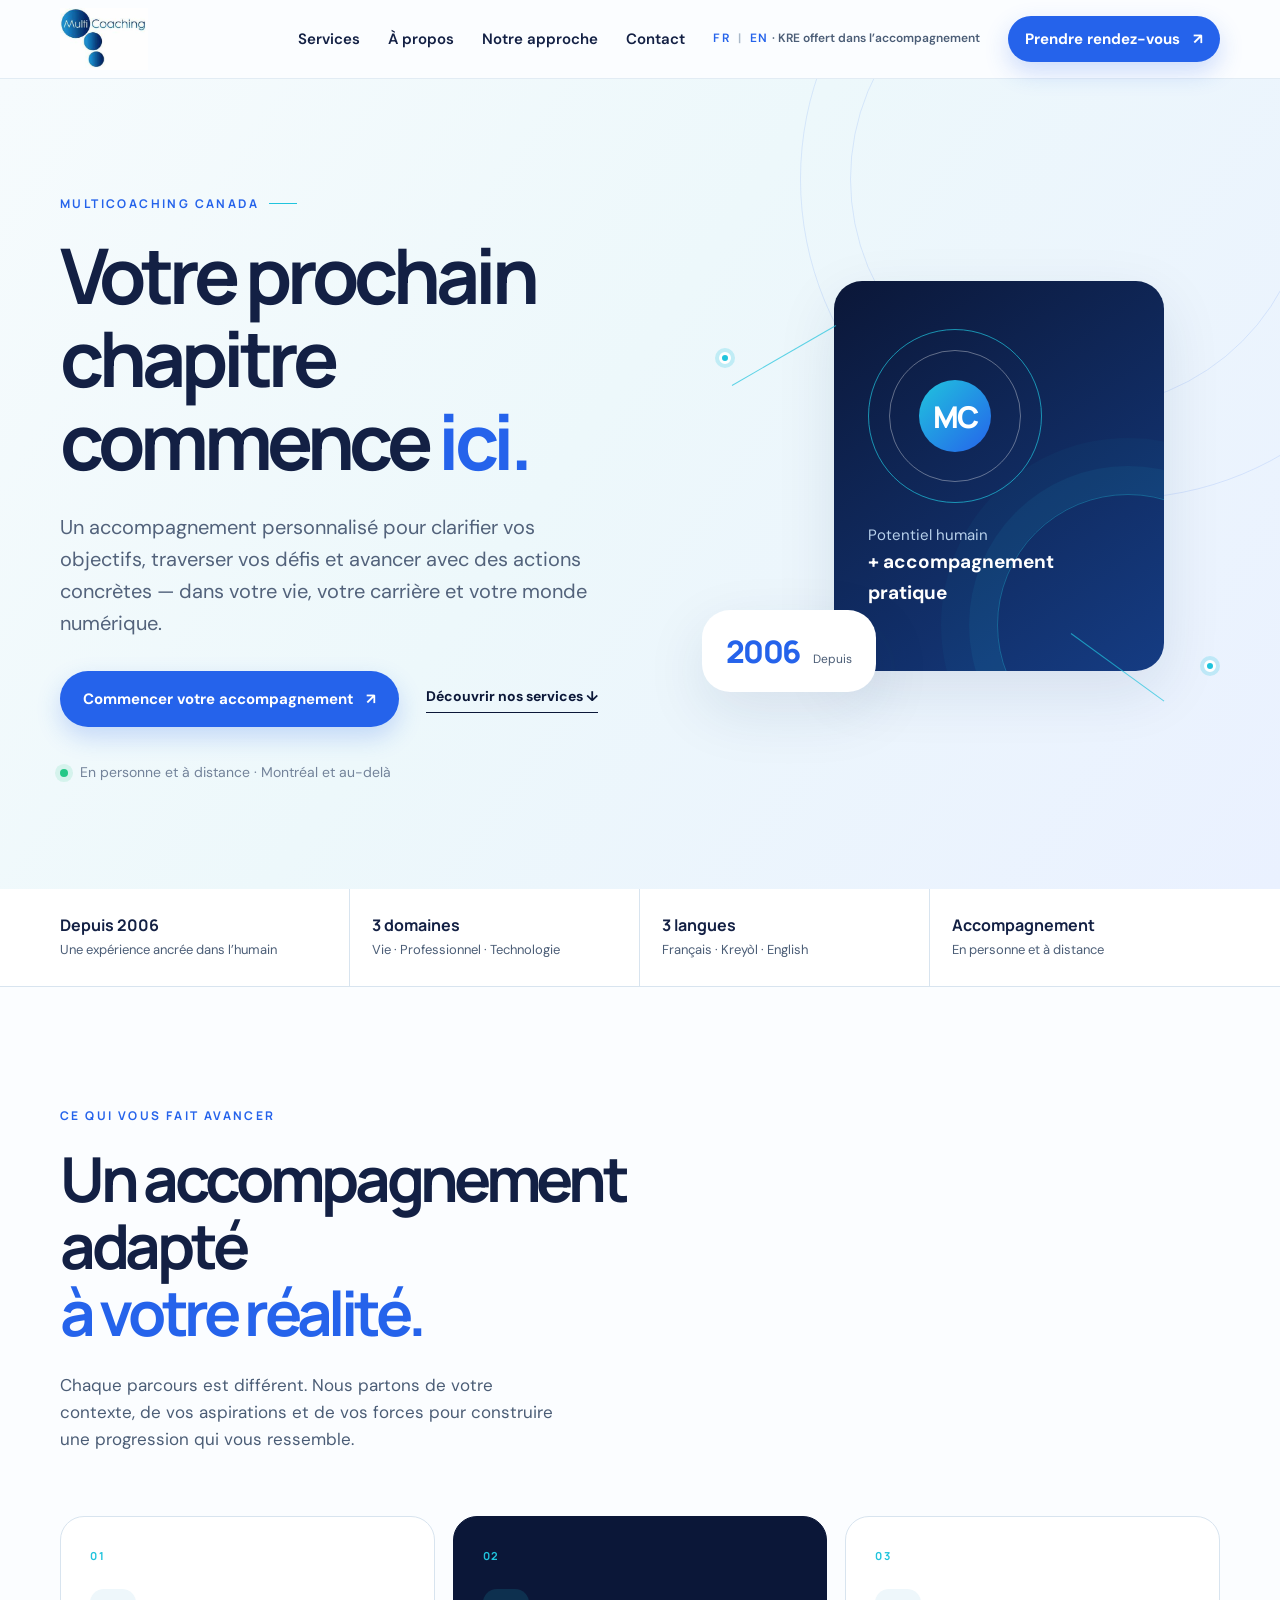
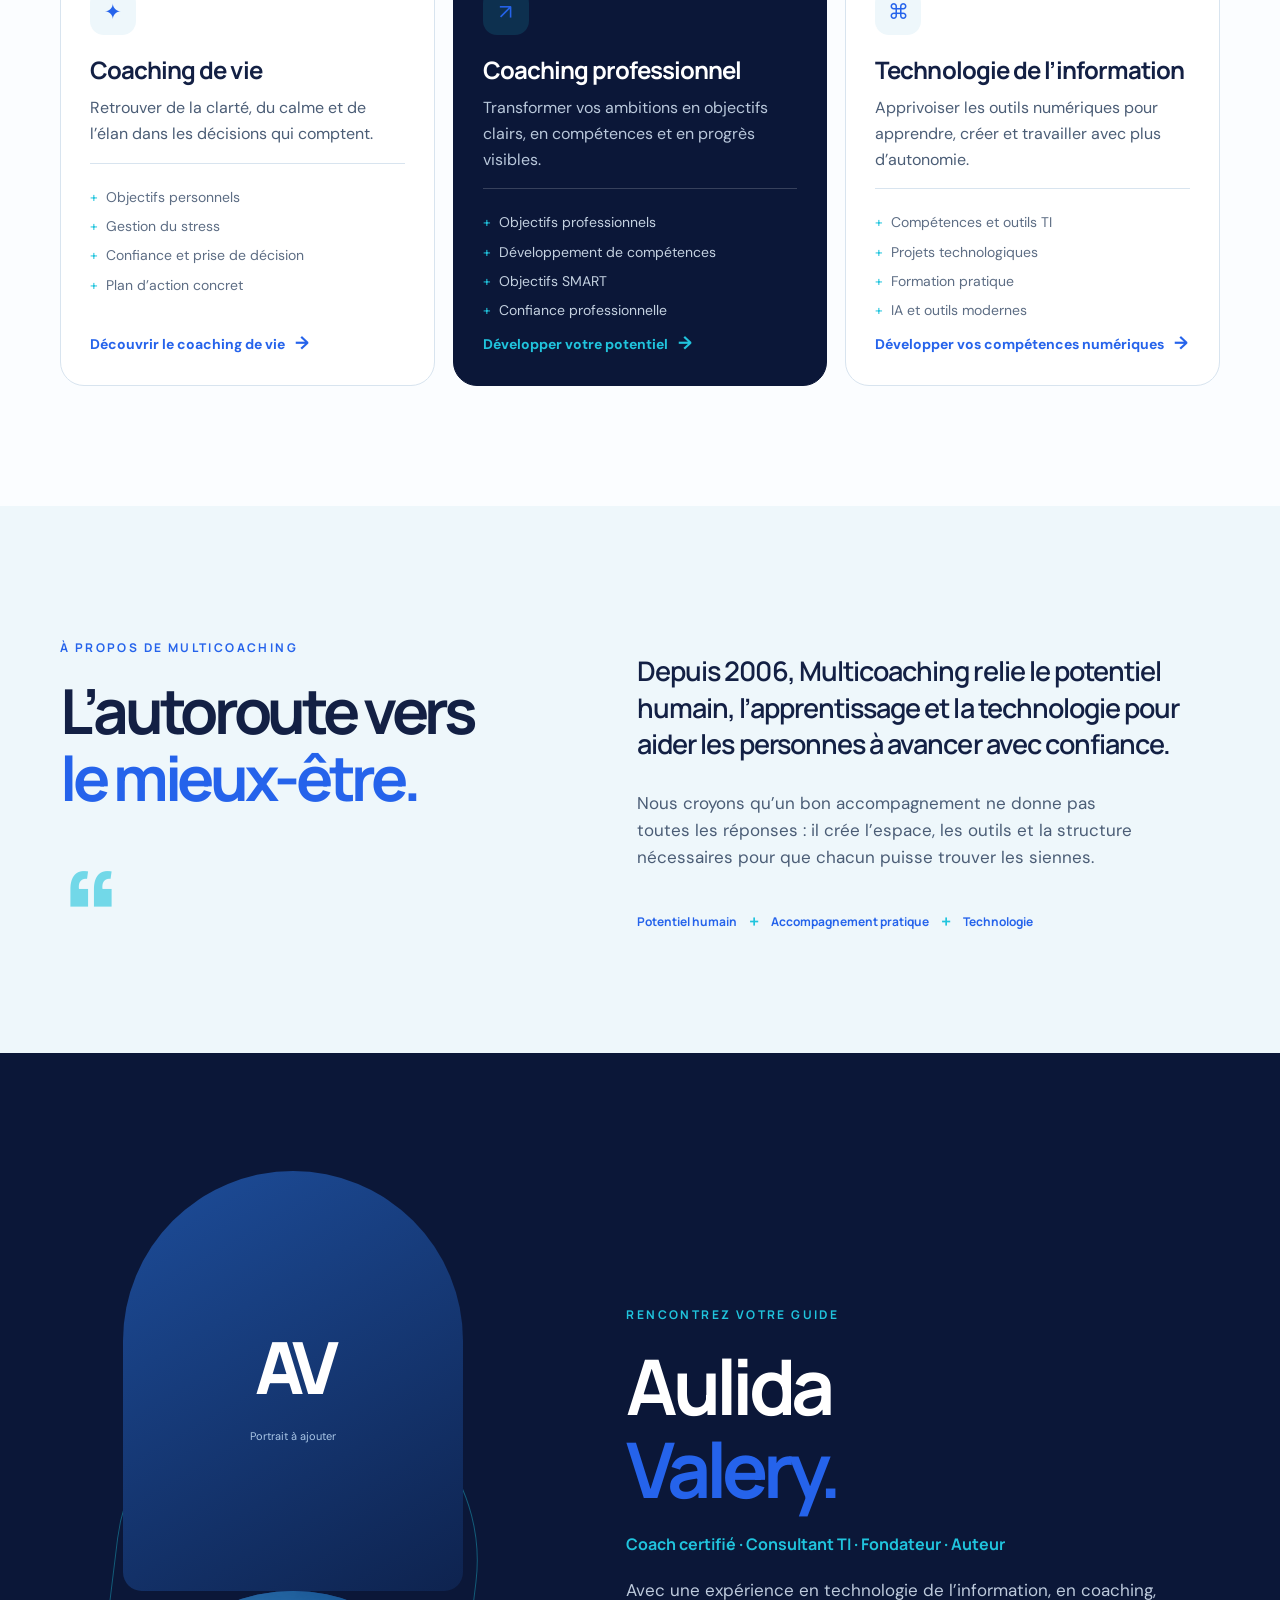
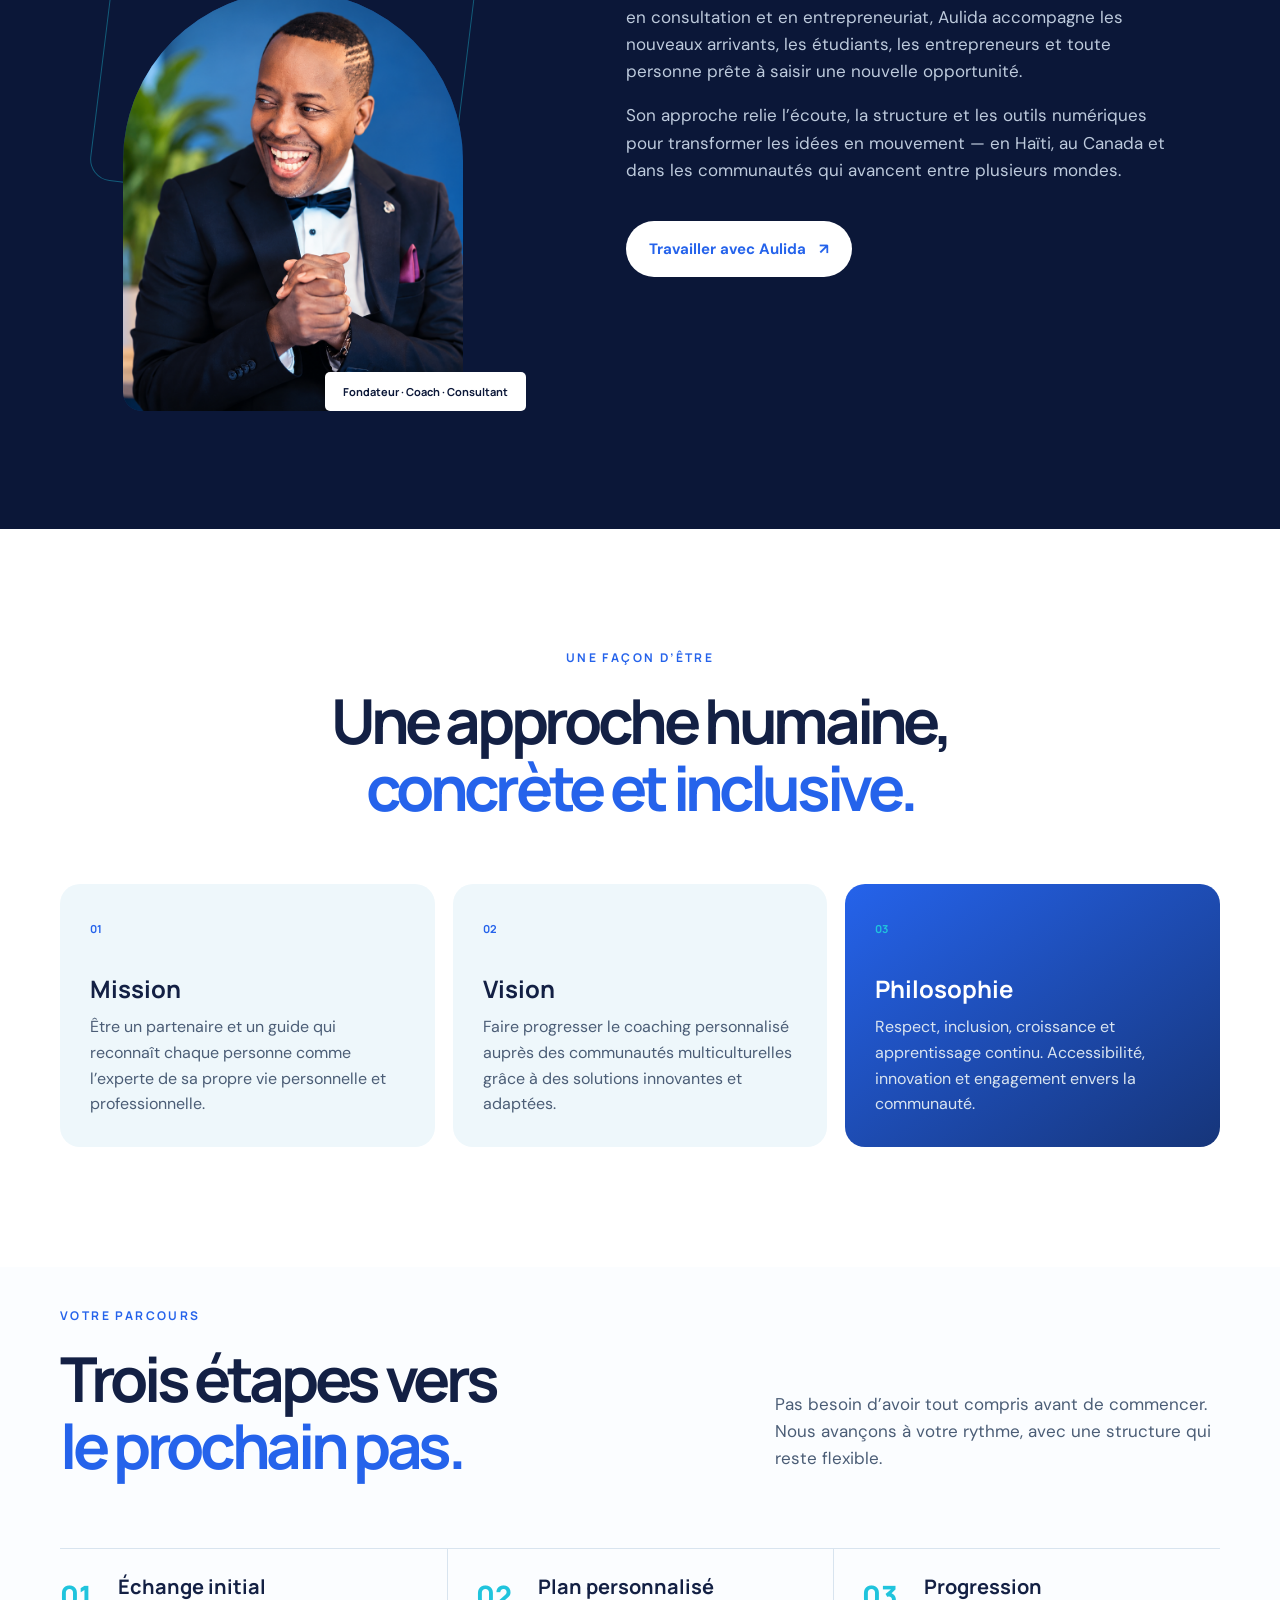
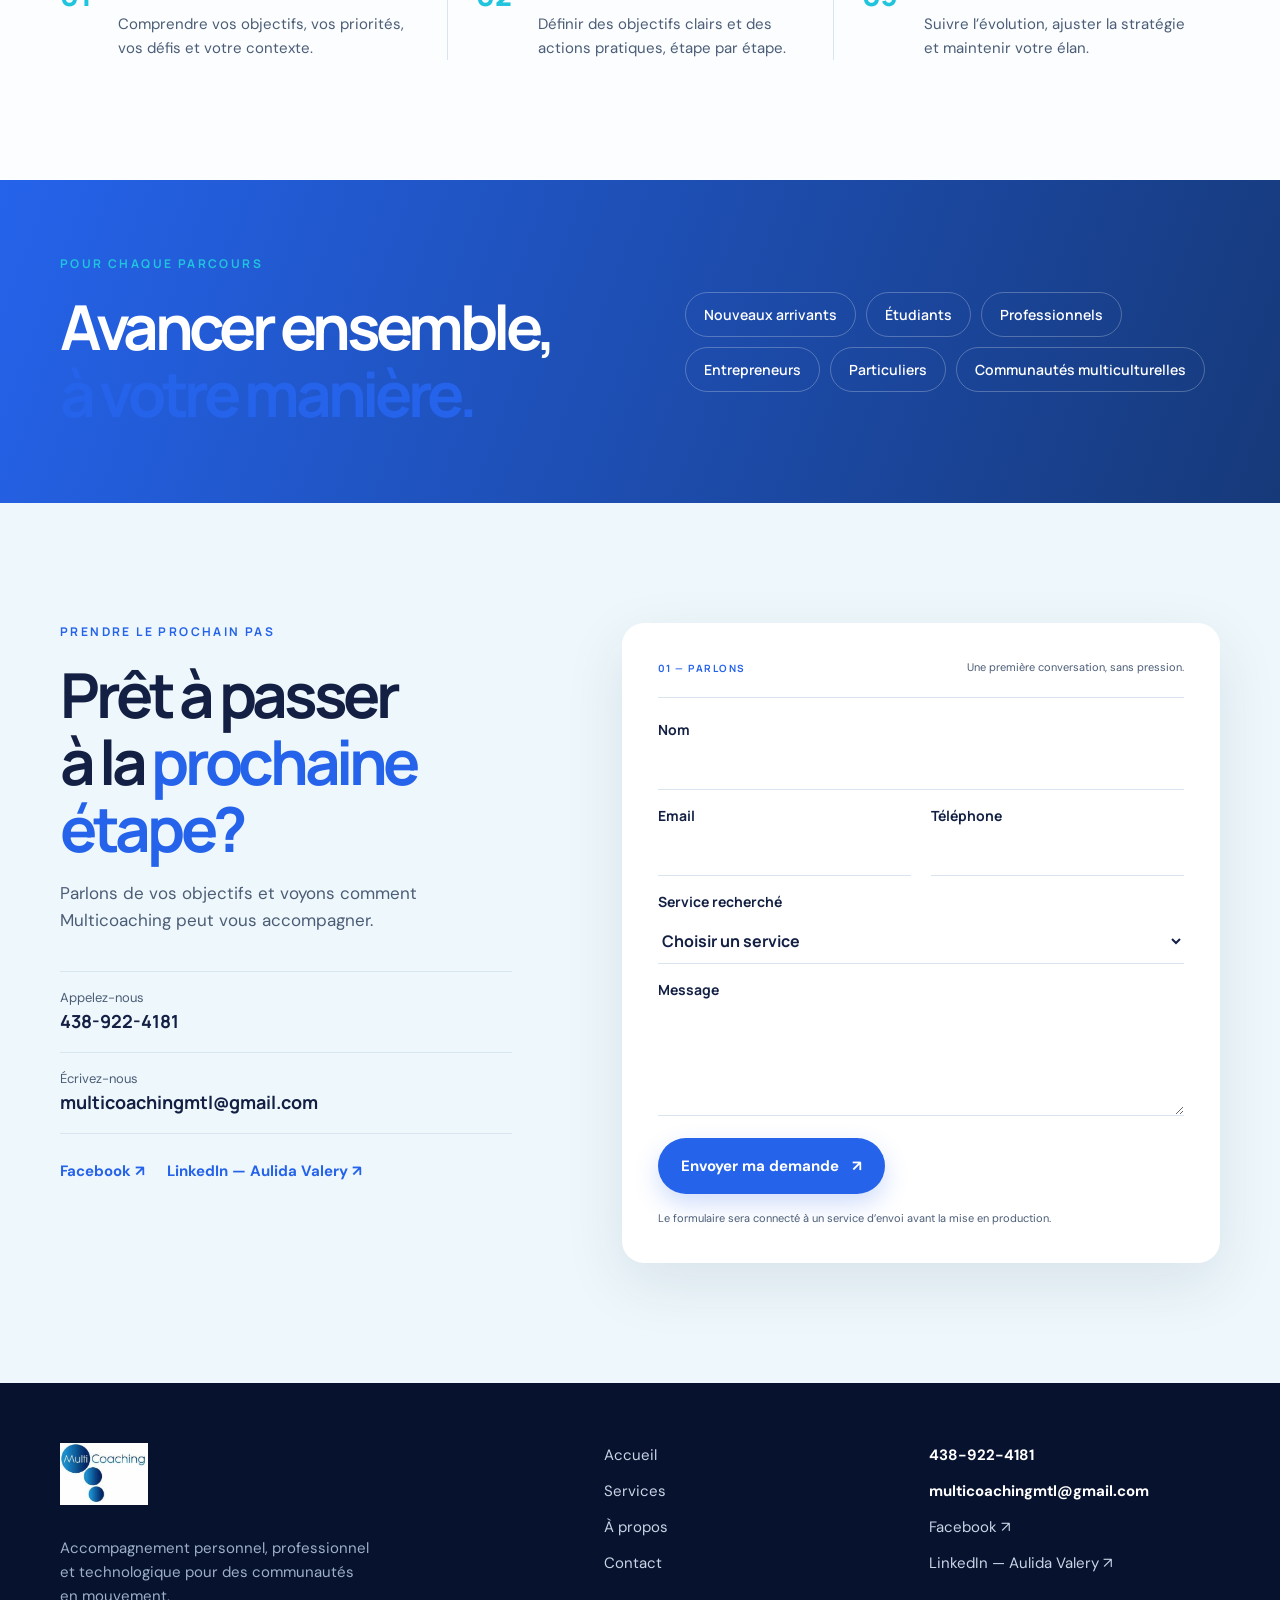
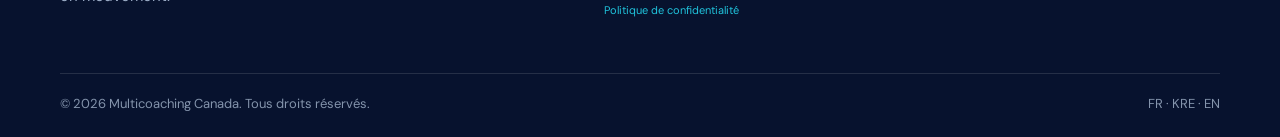
<file: outputs/index.html>
<!doctype html>
<html lang="fr">
<head>
  <meta charset="utf-8">
  <meta name="viewport" content="width=device-width, initial-scale=1">
  <title>Multicoaching Canada | Coaching personnel, professionnel et TI</title>
  <meta name="description" content="Multicoaching Canada accompagne votre évolution personnelle, professionnelle et technologique avec une approche humaine, pratique et multiculturelle.">
  <link rel="canonical" href="https://multicoaching.ca/">
  <link rel="alternate" hreflang="fr" href="https://multicoaching.ca/">
  <link rel="alternate" hreflang="en" href="https://multicoaching.ca/en/">
  <link rel="alternate" hreflang="x-default" href="https://multicoaching.ca/">
  <meta property="og:type" content="website">
  <meta property="og:locale" content="fr_CA">
  <meta property="og:title" content="Multicoaching Canada | L’autoroute vers le mieux-être">
  <meta property="og:description" content="Un accompagnement personnalisé pour votre vie personnelle, professionnelle et technologique.">
  <meta property="og:url" content="https://multicoaching.ca/">
  <meta name="twitter:card" content="summary">
  <meta name="twitter:title" content="Multicoaching Canada">
  <meta name="twitter:description" content="Accompagnement personnel, professionnel et technologique pour des communautés en mouvement.">
  <link rel="icon" href="assets/favicon.svg" type="image/svg+xml">
  <link rel="stylesheet" href="styles.css">
</head>
<body>
  <a class="skip-link" href="#contenu">Aller au contenu</a>
  <header class="site-header" data-header>
    <div class="container header-inner">
      <a class="brand" href="#accueil" aria-label="Multicoaching Canada, accueil">
        <span class="brand-mark" aria-hidden="true">M</span><img class="brand-logo" src="assets/MULTICOACHINGLOGO.jpeg" alt="" width="180" height="48" onerror="this.hidden=true">
        <span class="brand-wordmark"><strong>MULTI</strong>COACHING <small>CANADA</small></span>
      </a>
      <button class="menu-toggle" type="button" aria-expanded="false" aria-controls="site-nav"><span class="sr-only">Ouvrir le menu</span><span></span><span></span><span></span></button>
      <nav id="site-nav" class="site-nav" aria-label="Navigation principale">
        <a href="#services">Services</a>
        <a href="#a-propos">À propos</a>
        <a href="#approche">Notre approche</a>
        <a href="#contact">Contact</a>
        <span class="languages" aria-label="Choisir la langue"><a href="./" aria-current="page">FR</a> <span>|</span> <a href="en/">EN</a><small> · KRE offert dans l’accompagnement</small></span>
        <a class="button button-small" href="#contact">Prendre rendez-vous <span aria-hidden="true">↗</span></a>
      </nav>
    </div>
  </header>

  <main id="contenu">
    <section class="hero" id="accueil">
      <div class="hero-orbit hero-orbit-one" aria-hidden="true"></div><div class="hero-orbit hero-orbit-two" aria-hidden="true"></div>
      <div class="container hero-grid">
        <div class="hero-copy reveal">
          <p class="eyebrow">MULTICOACHING CANADA <span></span></p>
          <h1>Votre prochain chapitre commence <em>ici.</em></h1>
          <p class="hero-lede">Un accompagnement personnalisé pour clarifier vos objectifs, traverser vos défis et avancer avec des actions concrètes — dans votre vie, votre carrière et votre monde numérique.</p>
          <div class="hero-actions"><a class="button" href="#contact">Commencer votre accompagnement <span aria-hidden="true">↗</span></a><a class="text-link" href="#services">Découvrir nos services <span aria-hidden="true">↓</span></a></div>
          <p class="hero-note"><span class="signal-dot"></span> En personne et à distance · Montréal et au-delà</p>
        </div>
        <div class="hero-art reveal" aria-label="Illustration abstraite représentant la progression et les connexions humaines">
          <div class="art-card art-card-main"><div class="art-ring"><span>MC</span></div><p>Potentiel humain<br><strong>+ accompagnement pratique</strong></p></div>
          <div class="art-card art-card-float"><span class="art-number">2006</span><span>Depuis</span></div>
          <div class="art-line art-line-one"></div><div class="art-line art-line-two"></div><div class="art-node node-one"></div><div class="art-node node-two"></div>
        </div>
      </div>
    </section>

    <section class="trust-strip" aria-label="Repères Multicoaching"><div class="container trust-grid"><div><strong>Depuis 2006</strong><span>Une expérience ancrée dans l’humain</span></div><div><strong>3 domaines</strong><span>Vie · Professionnel · Technologie</span></div><div><strong>3 langues</strong><span>Français · Kreyòl · English</span></div><div><strong>Accompagnement</strong><span>En personne et à distance</span></div></div></section>

    <section class="section section-services" id="services"><div class="container"><div class="section-intro reveal"><p class="eyebrow">CE QUI VOUS FAIT AVANCER</p><h2>Un accompagnement adapté<br><em>à votre réalité.</em></h2><p>Chaque parcours est différent. Nous partons de votre contexte, de vos aspirations et de vos forces pour construire une progression qui vous ressemble.</p></div><div class="service-grid">
      <article class="service-card reveal"><span class="service-index">01</span><div class="service-icon">✦</div><h3>Coaching de vie</h3><p>Retrouver de la clarté, du calme et de l’élan dans les décisions qui comptent.</p><ul><li>Objectifs personnels</li><li>Gestion du stress</li><li>Confiance et prise de décision</li><li>Plan d’action concret</li></ul><a class="card-link" href="#contact">Découvrir le coaching de vie <span>→</span></a></article>
      <article class="service-card service-featured reveal"><span class="service-index">02</span><div class="service-icon">↗</div><h3>Coaching professionnel</h3><p>Transformer vos ambitions en objectifs clairs, en compétences et en progrès visibles.</p><ul><li>Objectifs professionnels</li><li>Développement de compétences</li><li>Objectifs SMART</li><li>Confiance professionnelle</li></ul><a class="card-link" href="#contact">Développer votre potentiel <span>→</span></a></article>
      <article class="service-card reveal"><span class="service-index">03</span><div class="service-icon">⌘</div><h3>Technologie de l’information</h3><p>Apprivoiser les outils numériques pour apprendre, créer et travailler avec plus d’autonomie.</p><ul><li>Compétences et outils TI</li><li>Projets technologiques</li><li>Formation pratique</li><li>IA et outils modernes</li></ul><a class="card-link" href="#contact">Développer vos compétences numériques <span>→</span></a></article>
    </div></div></section>

    <section class="section about-section" id="a-propos"><div class="container split-grid"><div class="about-statement reveal"><p class="eyebrow">À PROPOS DE MULTICOACHING</p><h2>L’autoroute vers<br><em>le mieux-être.</em></h2><div class="quote-mark">“</div></div><div class="about-copy reveal"><p class="large-copy">Depuis 2006, Multicoaching relie le potentiel humain, l’apprentissage et la technologie pour aider les personnes à avancer avec confiance.</p><p>Nous croyons qu’un bon accompagnement ne donne pas toutes les réponses : il crée l’espace, les outils et la structure nécessaires pour que chacun puisse trouver les siennes.</p><div class="principle-row"><span>Potentiel humain</span><span>+</span><span>Accompagnement pratique</span><span>+</span><span>Technologie</span></div></div></div></section>

    <section class="founder-section"><div class="container founder-grid"><div class="portrait-wrap reveal"><div class="portrait-fallback" aria-hidden="true"><span>AV</span><small>Portrait à ajouter</small></div><img src="assets/koloplus.png" alt="Aulida Valery, fondateur de Multicoaching Canada" width="640" height="780" loading="lazy" onerror="this.hidden=true;this.previousElementSibling.hidden=false"><div class="portrait-caption">Fondateur · Coach · Consultant</div></div><div class="founder-copy reveal"><p class="eyebrow">RENCONTREZ VOTRE GUIDE</p><h2>Aulida<br><em>Valery.</em></h2><p class="founder-role">Coach certifié · Consultant TI · Fondateur · Auteur</p><p>Avec une expérience en technologie de l’information, en coaching, en consultation et en entrepreneuriat, Aulida accompagne les nouveaux arrivants, les étudiants, les entrepreneurs et toute personne prête à saisir une nouvelle opportunité.</p><p>Son approche relie l’écoute, la structure et les outils numériques pour transformer les idées en mouvement — en Haïti, au Canada et dans les communautés qui avancent entre plusieurs mondes.</p><a class="button button-light" href="#contact">Travailler avec Aulida <span aria-hidden="true">↗</span></a></div></div></section>

    <section class="section approach-section" id="approche"><div class="container"><div class="section-intro centered reveal"><p class="eyebrow">UNE FAÇON D’ÊTRE</p><h2>Une approche humaine,<br><em>concrète et inclusive.</em></h2></div><div class="values-grid"><article class="value-card reveal"><span>01</span><h3>Mission</h3><p>Être un partenaire et un guide qui reconnaît chaque personne comme l’experte de sa propre vie personnelle et professionnelle.</p></article><article class="value-card reveal"><span>02</span><h3>Vision</h3><p>Faire progresser le coaching personnalisé auprès des communautés multiculturelles grâce à des solutions innovantes et adaptées.</p></article><article class="value-card value-card-dark reveal"><span>03</span><h3>Philosophie</h3><p>Respect, inclusion, croissance et apprentissage continu. Accessibilité, innovation et engagement envers la communauté.</p></article></div></div></section>

    <section class="section process-section"><div class="container"><div class="process-heading"><div><p class="eyebrow">VOTRE PARCOURS</p><h2>Trois étapes vers<br><em>le prochain pas.</em></h2></div><p>Pas besoin d’avoir tout compris avant de commencer. Nous avançons à votre rythme, avec une structure qui reste flexible.</p></div><div class="process-grid"><div class="process-step reveal"><span>01</span><div><h3>Échange initial</h3><p>Comprendre vos objectifs, vos priorités, vos défis et votre contexte.</p></div></div><div class="process-step reveal"><span>02</span><div><h3>Plan personnalisé</h3><p>Définir des objectifs clairs et des actions pratiques, étape par étape.</p></div></div><div class="process-step reveal"><span>03</span><div><h3>Progression</h3><p>Suivre l’évolution, ajuster la stratégie et maintenir votre élan.</p></div></div></div></div></section>

    <section class="audience-band"><div class="container audience-inner"><div><p class="eyebrow">POUR CHAQUE PARCOURS</p><h2>Avancer ensemble,<br><em>à votre manière.</em></h2></div><div class="audience-list"><span>Nouveaux arrivants</span><span>Étudiants</span><span>Professionnels</span><span>Entrepreneurs</span><span>Particuliers</span><span>Communautés multiculturelles</span></div></div></section>

    <section class="contact-section" id="contact"><div class="container contact-grid"><div class="contact-copy reveal"><p class="eyebrow">PRENDRE LE PROCHAIN PAS</p><h2>Prêt à passer<br>à la <em>prochaine étape?</em></h2><p>Parlons de vos objectifs et voyons comment Multicoaching peut vous accompagner.</p><div class="contact-details"><a href="tel:+14389224181"><span>Appelez-nous</span><strong>438-922-4181</strong></a><a href="mailto:multicoachingmtl@gmail.com"><span>Écrivez-nous</span><strong>multicoachingmtl@gmail.com</strong></a></div><div class="social-links"><a href="https://facebook.com/multicoachingmtl" target="_blank" rel="noreferrer">Facebook ↗</a><a href="https://www.linkedin.com/in/aulida-valery" target="_blank" rel="noreferrer">LinkedIn ↗</a></div></div><form class="contact-form reveal" data-contact-form><div class="form-head"><span>01 — PARLONS</span><p>Une première conversation, sans pression.</p></div><label for="name">Nom<input id="name" name="name" autocomplete="name" required></label><div class="form-row"><label for="email">Email<input id="email" name="email" type="email" autocomplete="email" required></label><label for="phone">Téléphone<input id="phone" name="phone" type="tel" autocomplete="tel"></label></div><label for="service">Service recherché<select id="service" name="service"><option value="">Choisir un service</option><option>Coaching de vie</option><option>Coaching professionnel</option><option>Technologie de l’information</option><option>Je ne suis pas certain(e)</option></select></label><label for="message">Message<textarea id="message" name="message" rows="4" required></textarea></label><button class="button" type="submit">Envoyer ma demande <span aria-hidden="true">↗</span></button><p class="form-status" role="status" aria-live="polite">Le formulaire sera connecté à un service d’envoi avant la mise en production.</p></form></div></section>
  </main>

  <footer class="site-footer"><div class="container footer-top"><div><a class="brand brand-footer" href="#accueil"><span class="brand-mark" aria-hidden="true">M</span><img class="brand-logo" src="assets/MULTICOACHINGLOGO.jpeg" alt="" width="180" height="48" onerror="this.hidden=true"><span class="brand-wordmark"><strong>MULTI</strong>COACHING <small>CANADA</small></span></a><p>Accompagnement personnel, professionnel et technologique pour des communautés en mouvement.</p></div><div class="footer-nav"><a href="#accueil">Accueil</a><a href="#services">Services</a><a href="#a-propos">À propos</a><a href="#contact">Contact</a><a href="privacy.html">Politique de confidentialité</a></div><div class="footer-contact"><a href="tel:+14389224181">438-922-4181</a><a href="mailto:multicoachingmtl@gmail.com">multicoachingmtl@gmail.com</a><a href="https://facebook.com/multicoachingmtl" target="_blank" rel="noreferrer">Facebook ↗</a><a href="https://www.linkedin.com/search/results/people/?keywords=Aulida%20Valery" target="_blank" rel="noreferrer">LinkedIn — Aulida Valery ↗</a></div></div><div class="container footer-bottom"><span>© 2026 Multicoaching Canada. Tous droits réservés.</span><span>FR · KRE · EN</span></div></footer>
  <script src="script.js" defer></script>
</body>
</html>
</file>
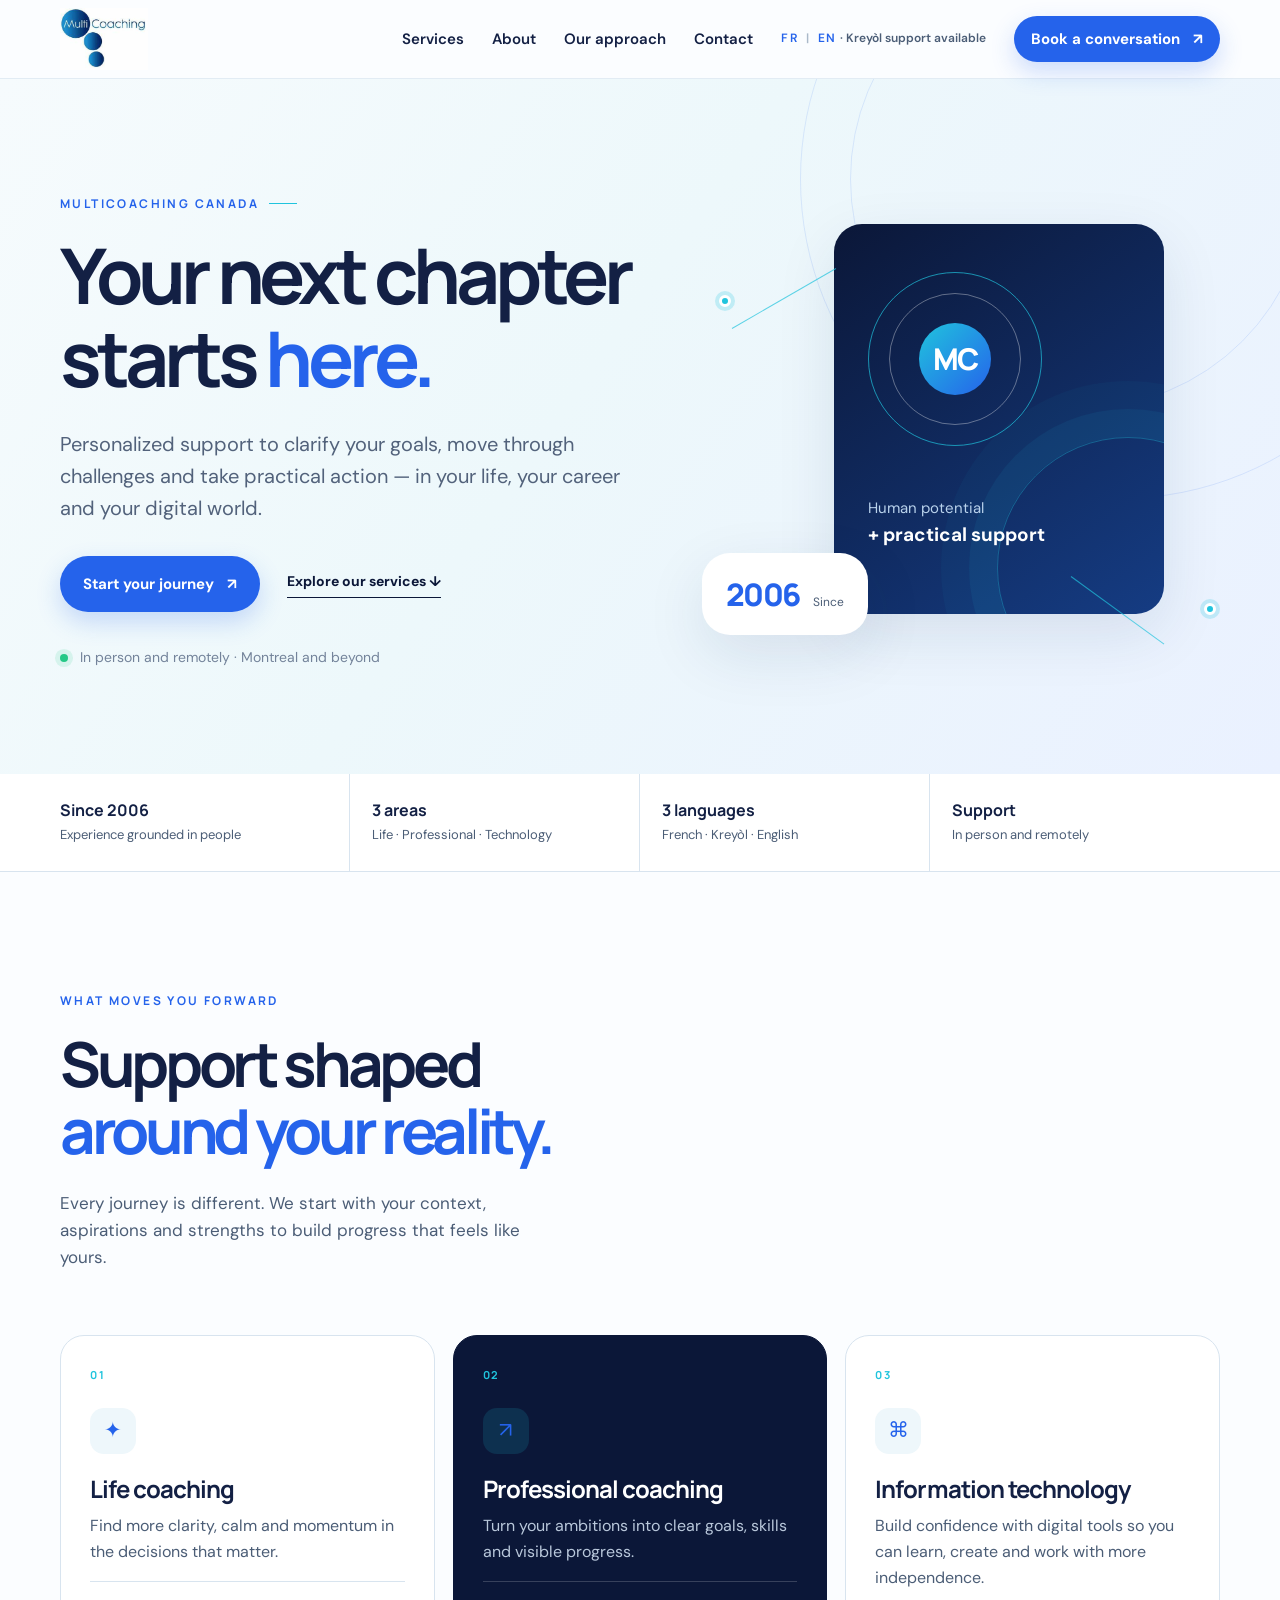
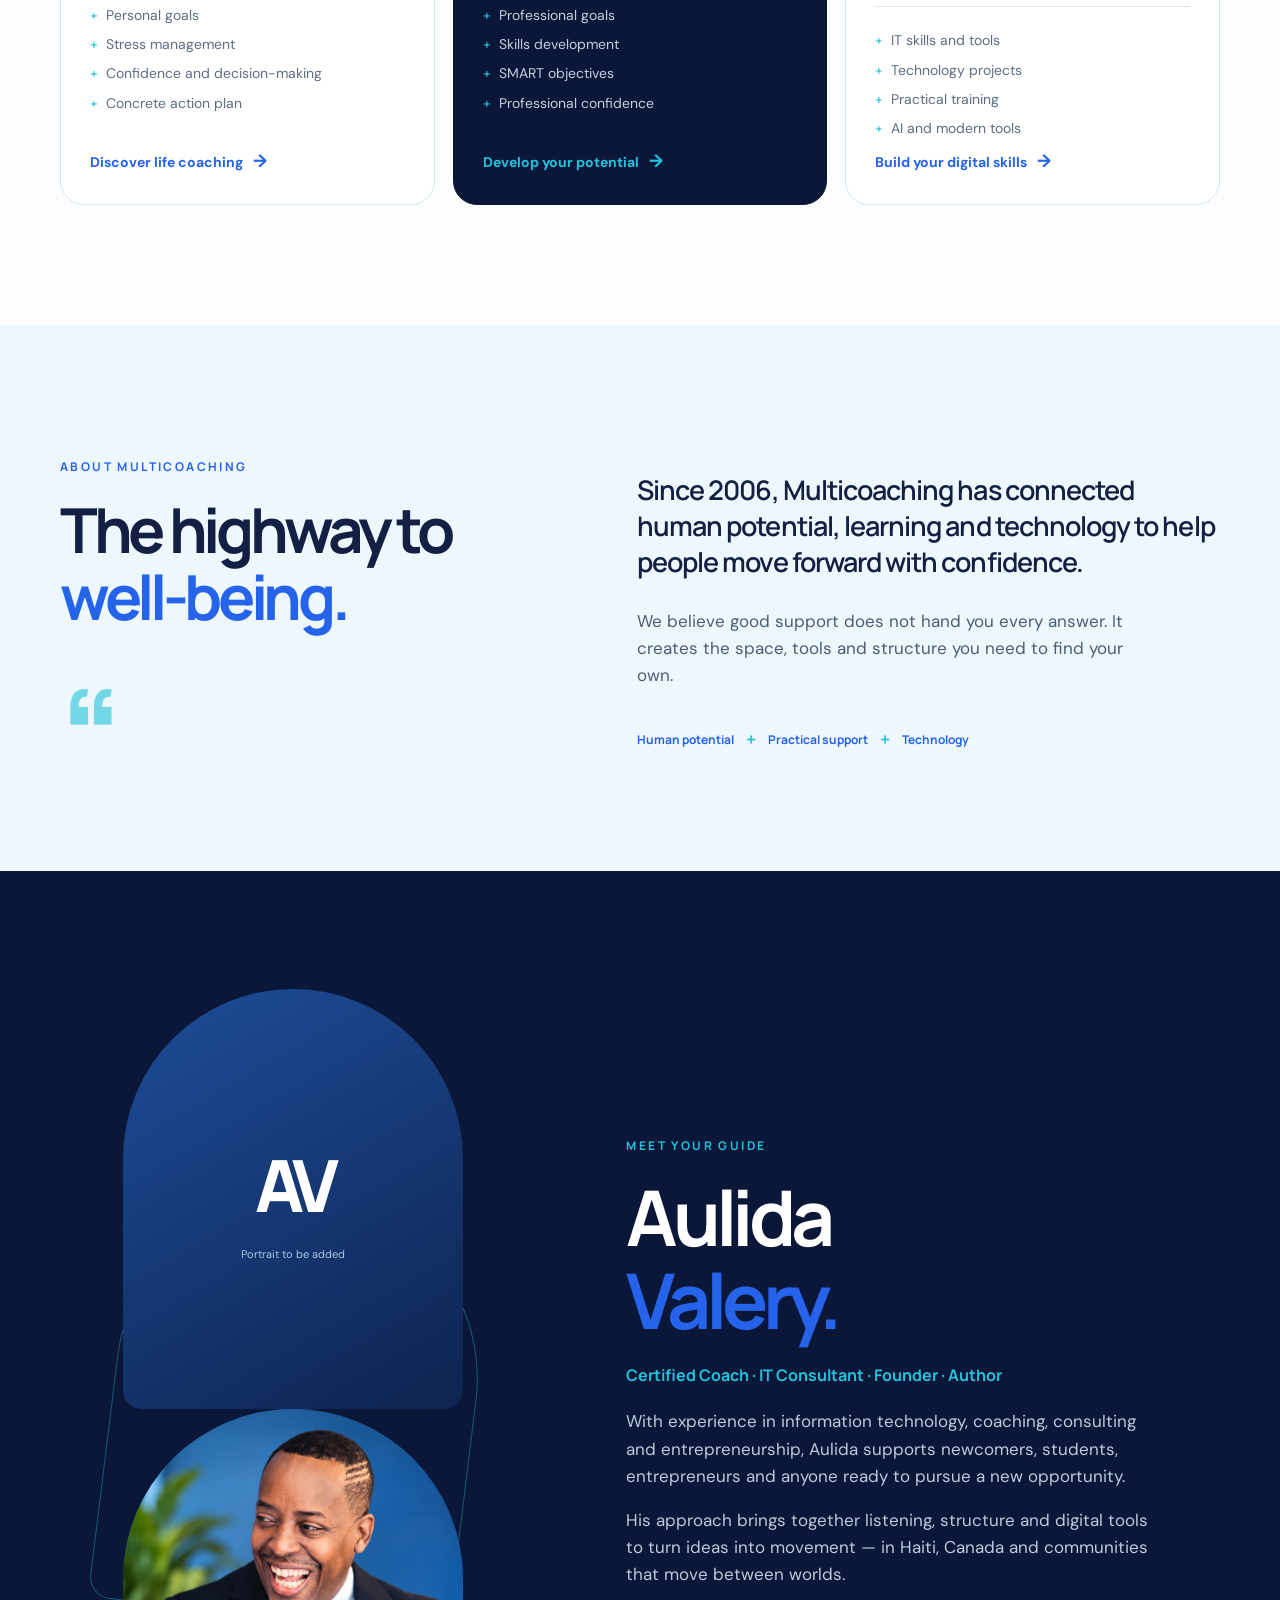
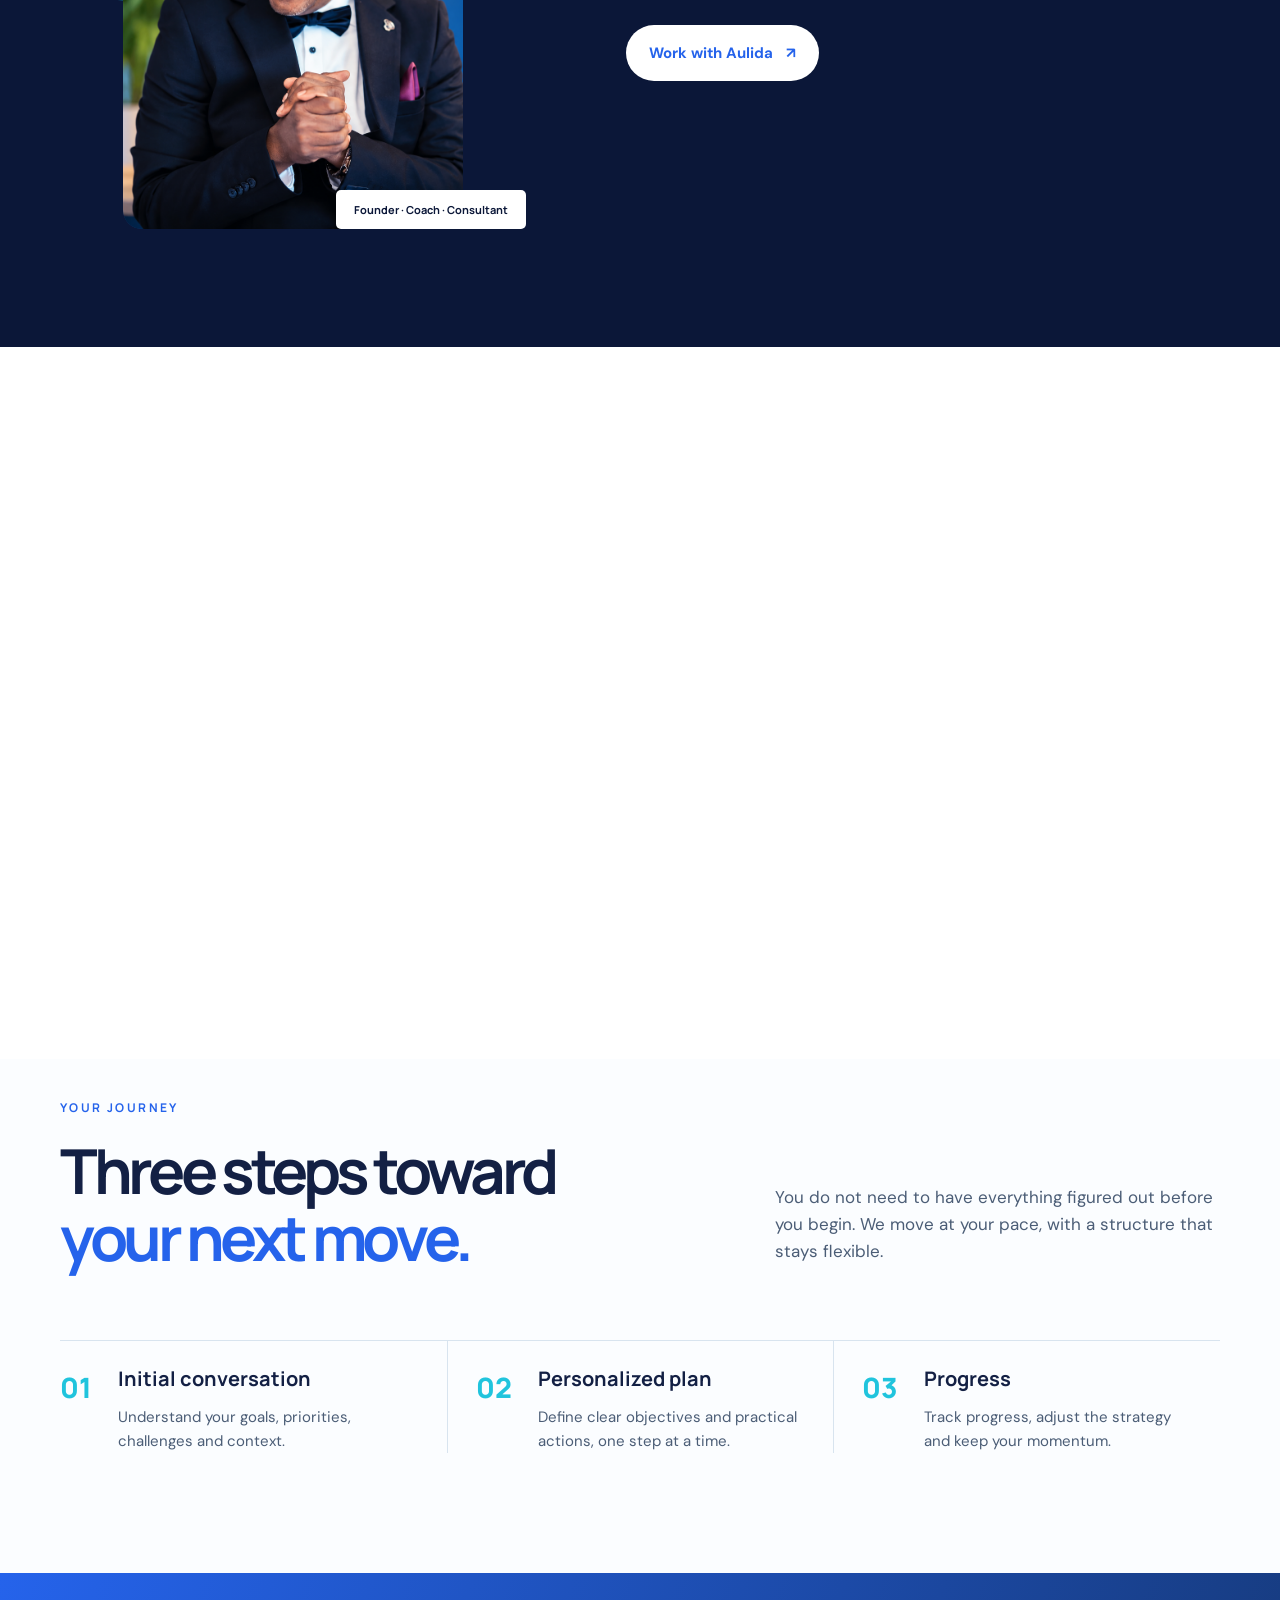
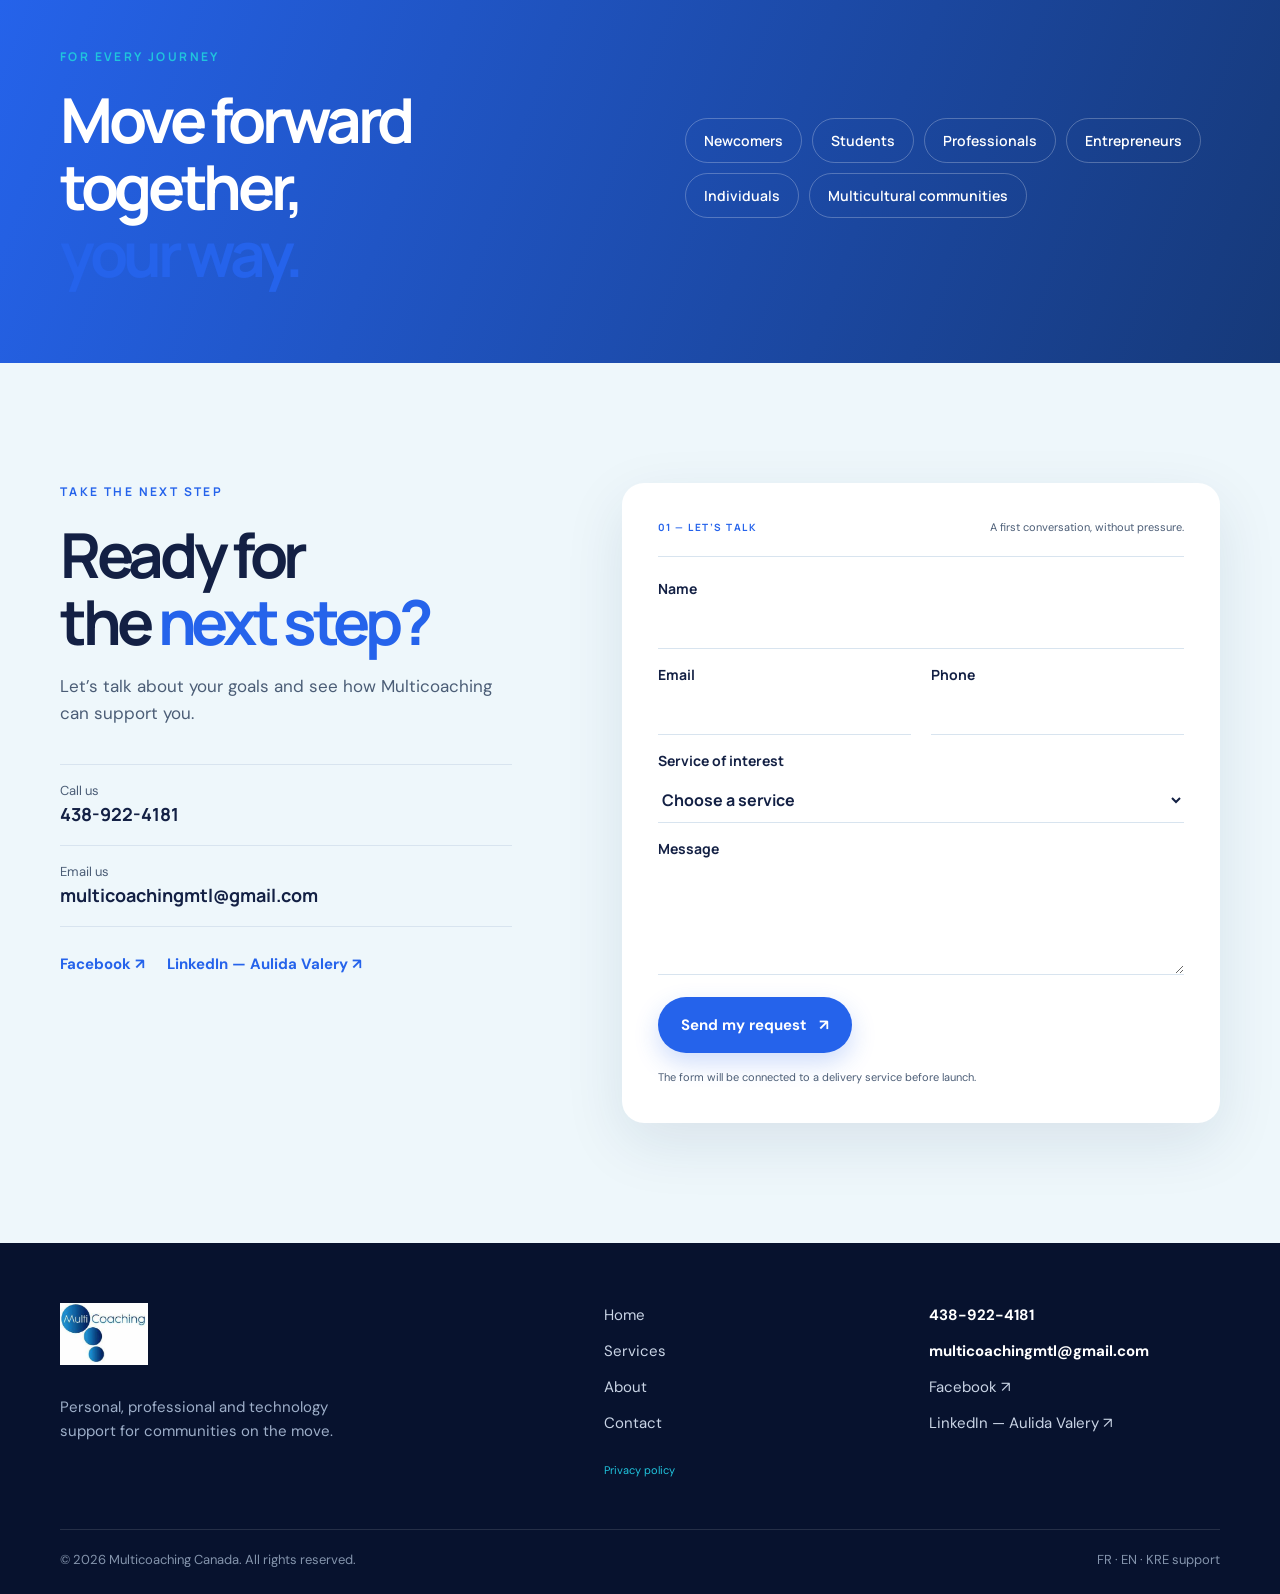
<file: outputs/en/index.html>
<!doctype html>
<html lang="en">
<head>
  <meta charset="utf-8"><meta name="viewport" content="width=device-width, initial-scale=1">
  <title>Multicoaching Canada | Personal, Professional &amp; Technology Coaching</title>
  <meta name="description" content="Multicoaching Canada provides human, practical and multicultural coaching for personal life, professional growth and technology.">
  <link rel="canonical" href="https://multicoaching.ca/en/"><link rel="alternate" hreflang="fr" href="https://multicoaching.ca/"><link rel="alternate" hreflang="en" href="https://multicoaching.ca/en/"><link rel="alternate" hreflang="x-default" href="https://multicoaching.ca/">
  <meta property="og:type" content="website"><meta property="og:locale" content="en_CA"><meta property="og:title" content="Multicoaching Canada | Your next chapter starts here"><meta property="og:description" content="Personalized support for your personal, professional and technology journey."><meta property="og:url" content="https://multicoaching.ca/en/"><meta name="twitter:card" content="summary"><meta name="twitter:title" content="Multicoaching Canada"><meta name="twitter:description" content="Personal, professional and technology coaching for communities on the move.">
  <link rel="icon" href="../assets/favicon.svg" type="image/svg+xml"><link rel="stylesheet" href="../styles.css">
</head>
<body><a class="skip-link" href="#content">Skip to content</a>
<header class="site-header"><div class="container header-inner"><a class="brand" href="#home" aria-label="Multicoaching Canada, home"><span class="brand-mark" aria-hidden="true">M</span><img class="brand-logo" src="../assets/MULTICOACHINGLOGO.jpeg" alt="" width="180" height="48" onerror="this.hidden=true"><span class="brand-wordmark"><strong>MULTI</strong>COACHING <small>CANADA</small></span></a><button class="menu-toggle" type="button" aria-expanded="false" aria-controls="site-nav"><span class="sr-only">Open menu</span><span></span><span></span><span></span></button><nav id="site-nav" class="site-nav" aria-label="Main navigation"><a href="#services">Services</a><a href="#about">About</a><a href="#approach">Our approach</a><a href="#contact">Contact</a><span class="languages" aria-label="Choose language"><a href="../">FR</a> <span>|</span> <a href="./" aria-current="page">EN</a><small> · Kreyòl support available</small></span><a class="button button-small" href="#contact">Book a conversation <span aria-hidden="true">↗</span></a></nav></div></header>
<main id="content">
<section class="hero" id="home"><div class="hero-orbit hero-orbit-one" aria-hidden="true"></div><div class="hero-orbit hero-orbit-two" aria-hidden="true"></div><div class="container hero-grid"><div class="hero-copy reveal"><p class="eyebrow">MULTICOACHING CANADA <span></span></p><h1>Your next chapter starts <em>here.</em></h1><p class="hero-lede">Personalized support to clarify your goals, move through challenges and take practical action — in your life, your career and your digital world.</p><div class="hero-actions"><a class="button" href="#contact">Start your journey <span aria-hidden="true">↗</span></a><a class="text-link" href="#services">Explore our services <span aria-hidden="true">↓</span></a></div><p class="hero-note"><span class="signal-dot"></span> In person and remotely · Montreal and beyond</p></div><div class="hero-art reveal" aria-label="Abstract illustration representing progress and human connection"><div class="art-card art-card-main"><div class="art-ring"><span>MC</span></div><p>Human potential<br><strong>+ practical support</strong></p></div><div class="art-card art-card-float"><span class="art-number">2006</span><span>Since</span></div><div class="art-line art-line-one"></div><div class="art-line art-line-two"></div><div class="art-node node-one"></div><div class="art-node node-two"></div></div></div></section>
<section class="trust-strip" aria-label="Multicoaching highlights"><div class="container trust-grid"><div><strong>Since 2006</strong><span>Experience grounded in people</span></div><div><strong>3 areas</strong><span>Life · Professional · Technology</span></div><div><strong>3 languages</strong><span>French · Kreyòl · English</span></div><div><strong>Support</strong><span>In person and remotely</span></div></div></section>
<section class="section section-services" id="services"><div class="container"><div class="section-intro reveal"><p class="eyebrow">WHAT MOVES YOU FORWARD</p><h2>Support shaped<br><em>around your reality.</em></h2><p>Every journey is different. We start with your context, aspirations and strengths to build progress that feels like yours.</p></div><div class="service-grid"><article class="service-card reveal"><span class="service-index">01</span><div class="service-icon">✦</div><h3>Life coaching</h3><p>Find more clarity, calm and momentum in the decisions that matter.</p><ul><li>Personal goals</li><li>Stress management</li><li>Confidence and decision-making</li><li>Concrete action plan</li></ul><a class="card-link" href="#contact">Discover life coaching <span>→</span></a></article><article class="service-card service-featured reveal"><span class="service-index">02</span><div class="service-icon">↗</div><h3>Professional coaching</h3><p>Turn your ambitions into clear goals, skills and visible progress.</p><ul><li>Professional goals</li><li>Skills development</li><li>SMART objectives</li><li>Professional confidence</li></ul><a class="card-link" href="#contact">Develop your potential <span>→</span></a></article><article class="service-card reveal"><span class="service-index">03</span><div class="service-icon">⌘</div><h3>Information technology</h3><p>Build confidence with digital tools so you can learn, create and work with more independence.</p><ul><li>IT skills and tools</li><li>Technology projects</li><li>Practical training</li><li>AI and modern tools</li></ul><a class="card-link" href="#contact">Build your digital skills <span>→</span></a></article></div></div></section>
<section class="section about-section" id="about"><div class="container split-grid"><div class="about-statement reveal"><p class="eyebrow">ABOUT MULTICOACHING</p><h2>The highway to<br><em>well-being.</em></h2><div class="quote-mark">“</div></div><div class="about-copy reveal"><p class="large-copy">Since 2006, Multicoaching has connected human potential, learning and technology to help people move forward with confidence.</p><p>We believe good support does not hand you every answer. It creates the space, tools and structure you need to find your own.</p><div class="principle-row"><span>Human potential</span><span>+</span><span>Practical support</span><span>+</span><span>Technology</span></div></div></div></section>
<section class="founder-section"><div class="container founder-grid"><div class="portrait-wrap reveal"><div class="portrait-fallback" aria-hidden="true"><span>AV</span><small>Portrait to be added</small></div><img src="../assets/koloplus.png" alt="Aulida Valery, founder of Multicoaching Canada" width="640" height="780" loading="lazy" onerror="this.hidden=true"><div class="portrait-caption">Founder · Coach · Consultant</div></div><div class="founder-copy reveal"><p class="eyebrow">MEET YOUR GUIDE</p><h2>Aulida<br><em>Valery.</em></h2><p class="founder-role">Certified Coach · IT Consultant · Founder · Author</p><p>With experience in information technology, coaching, consulting and entrepreneurship, Aulida supports newcomers, students, entrepreneurs and anyone ready to pursue a new opportunity.</p><p>His approach brings together listening, structure and digital tools to turn ideas into movement — in Haiti, Canada and communities that move between worlds.</p><a class="button button-light" href="#contact">Work with Aulida <span aria-hidden="true">↗</span></a></div></div></section>
<section class="section approach-section" id="approach"><div class="container"><div class="section-intro centered reveal"><p class="eyebrow">A WAY OF BEING</p><h2>Human, practical<br><em>and inclusive.</em></h2></div><div class="values-grid"><article class="value-card reveal"><span>01</span><h3>Mission</h3><p>Be a partner and guide who recognizes every person as the expert in their own personal and professional life.</p></article><article class="value-card reveal"><span>02</span><h3>Vision</h3><p>Advance personalized coaching for multicultural communities through innovative and adapted solutions.</p></article><article class="value-card value-card-dark reveal"><span>03</span><h3>Philosophy</h3><p>Respect, inclusion, growth and continuous learning. Accessibility, innovation and commitment to community.</p></article></div></div></section>
<section class="section process-section"><div class="container"><div class="process-heading"><div><p class="eyebrow">YOUR JOURNEY</p><h2>Three steps toward<br><em>your next move.</em></h2></div><p>You do not need to have everything figured out before you begin. We move at your pace, with a structure that stays flexible.</p></div><div class="process-grid"><div class="process-step reveal"><span>01</span><div><h3>Initial conversation</h3><p>Understand your goals, priorities, challenges and context.</p></div></div><div class="process-step reveal"><span>02</span><div><h3>Personalized plan</h3><p>Define clear objectives and practical actions, one step at a time.</p></div></div><div class="process-step reveal"><span>03</span><div><h3>Progress</h3><p>Track progress, adjust the strategy and keep your momentum.</p></div></div></div></div></section>
<section class="audience-band"><div class="container audience-inner"><div><p class="eyebrow">FOR EVERY JOURNEY</p><h2>Move forward together,<br><em>your way.</em></h2></div><div class="audience-list"><span>Newcomers</span><span>Students</span><span>Professionals</span><span>Entrepreneurs</span><span>Individuals</span><span>Multicultural communities</span></div></div></section>
<section class="contact-section" id="contact"><div class="container contact-grid"><div class="contact-copy reveal"><p class="eyebrow">TAKE THE NEXT STEP</p><h2>Ready for<br>the <em>next step?</em></h2><p>Let’s talk about your goals and see how Multicoaching can support you.</p><div class="contact-details"><a href="tel:+14389224181"><span>Call us</span><strong>438-922-4181</strong></a><a href="mailto:multicoachingmtl@gmail.com"><span>Email us</span><strong>multicoachingmtl@gmail.com</strong></a></div><div class="social-links"><a href="https://facebook.com/multicoachingmtl" target="_blank" rel="noreferrer">Facebook ↗</a><a href="https://www.linkedin.com/search/results/people/?keywords=Aulida%20Valery" target="_blank" rel="noreferrer">LinkedIn — Aulida Valery ↗</a></div></div><form class="contact-form reveal" data-contact-form><div class="form-head"><span>01 — LET’S TALK</span><p>A first conversation, without pressure.</p></div><label for="name">Name<input id="name" name="name" autocomplete="name" required></label><div class="form-row"><label for="email">Email<input id="email" name="email" type="email" autocomplete="email" required></label><label for="phone">Phone<input id="phone" name="phone" type="tel" autocomplete="tel"></label></div><label for="service">Service of interest<select id="service" name="service"><option value="">Choose a service</option><option>Life coaching</option><option>Professional coaching</option><option>Information technology</option><option>I am not sure yet</option></select></label><label for="message">Message<textarea id="message" name="message" rows="4" required></textarea></label><button class="button" type="submit">Send my request <span aria-hidden="true">↗</span></button><p class="form-status" role="status" aria-live="polite">The form will be connected to a delivery service before launch.</p></form></div></section>
</main><footer class="site-footer"><div class="container footer-top"><div><a class="brand brand-footer" href="#home"><span class="brand-mark" aria-hidden="true">M</span><img class="brand-logo" src="../assets/MULTICOACHINGLOGO.jpeg" alt="" width="180" height="48" onerror="this.hidden=true"><span class="brand-wordmark"><strong>MULTI</strong>COACHING <small>CANADA</small></span></a><p>Personal, professional and technology support for communities on the move.</p></div><div class="footer-nav"><a href="#home">Home</a><a href="#services">Services</a><a href="#about">About</a><a href="#contact">Contact</a><a href="privacy.html">Privacy policy</a></div><div class="footer-contact"><a href="tel:+14389224181">438-922-4181</a><a href="mailto:multicoachingmtl@gmail.com">multicoachingmtl@gmail.com</a><a href="https://facebook.com/multicoachingmtl" target="_blank" rel="noreferrer">Facebook ↗</a><a href="https://www.linkedin.com/search/results/people/?keywords=Aulida%20Valery" target="_blank" rel="noreferrer">LinkedIn — Aulida Valery ↗</a></div></div><div class="container footer-bottom"><span>© 2026 Multicoaching Canada. All rights reserved.</span><span>FR · EN · KRE support</span></div></footer><script src="../script.js" defer></script></body></html>
</file>
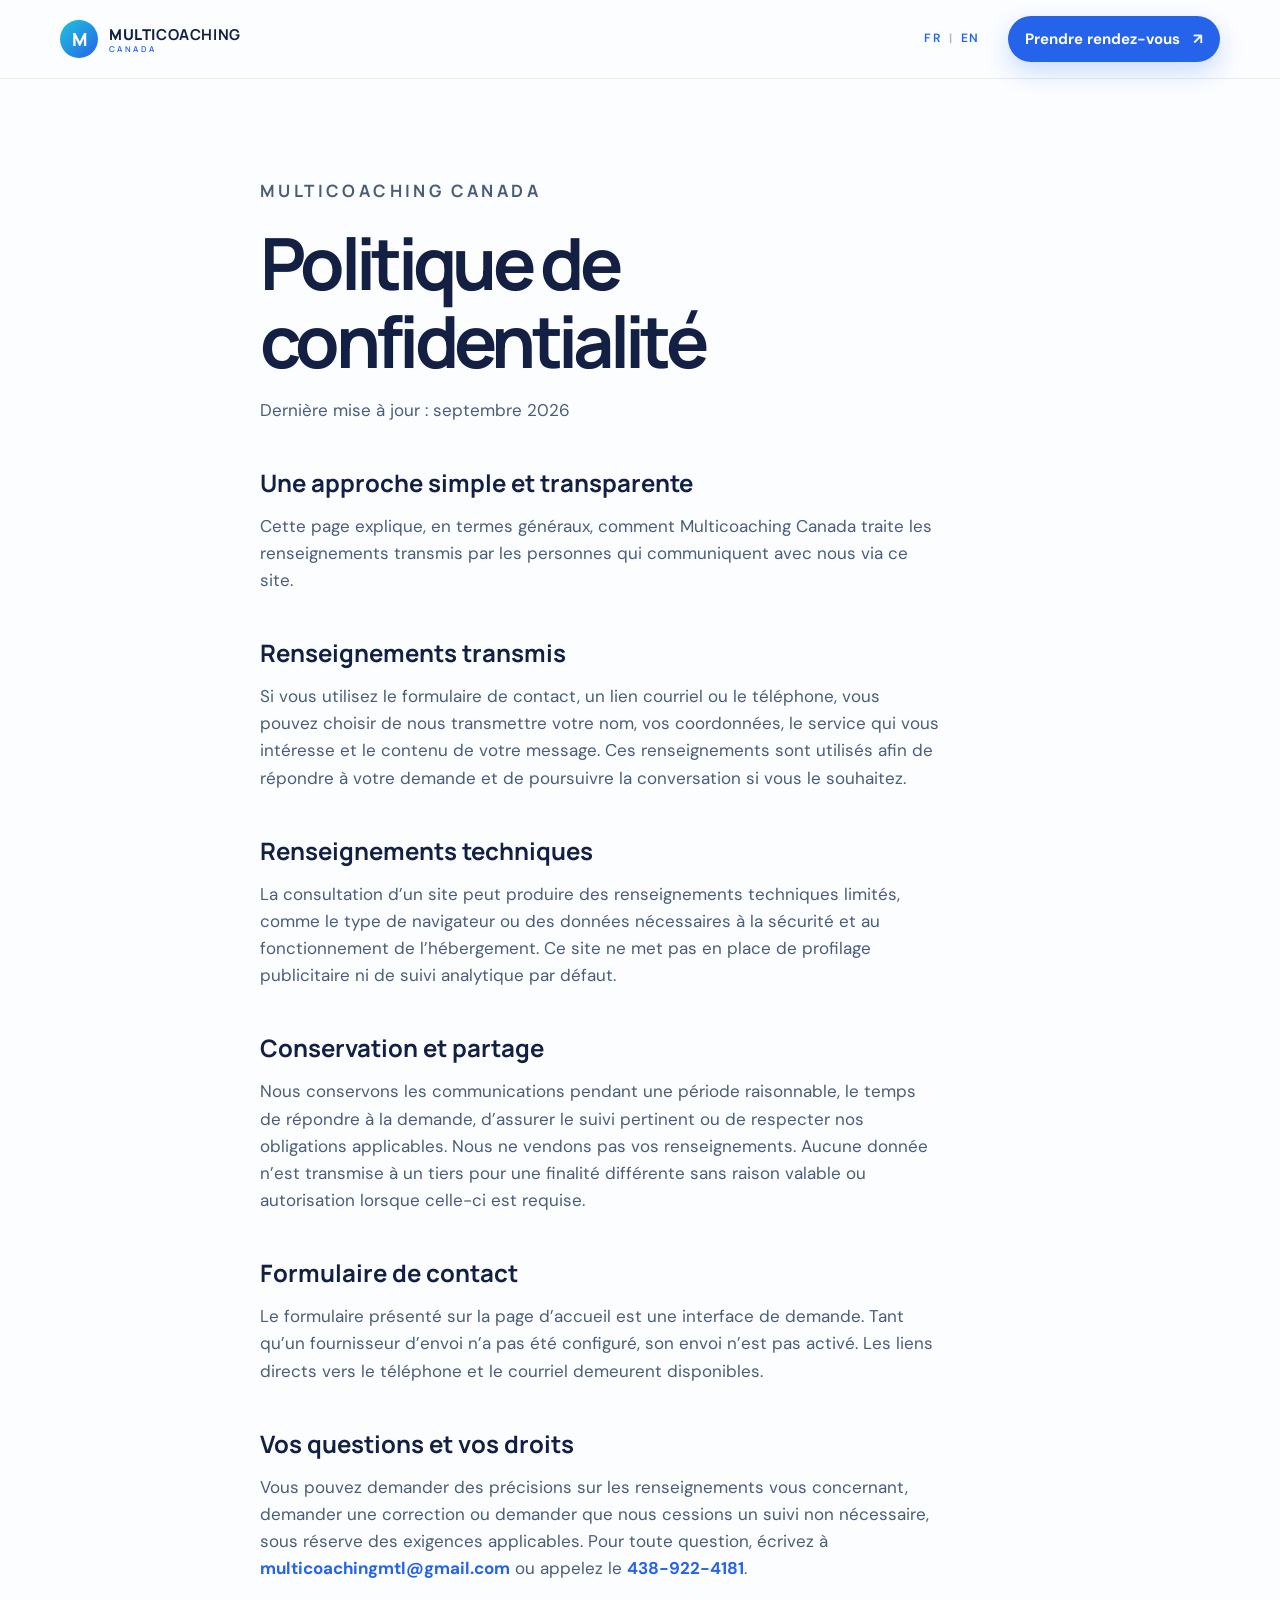
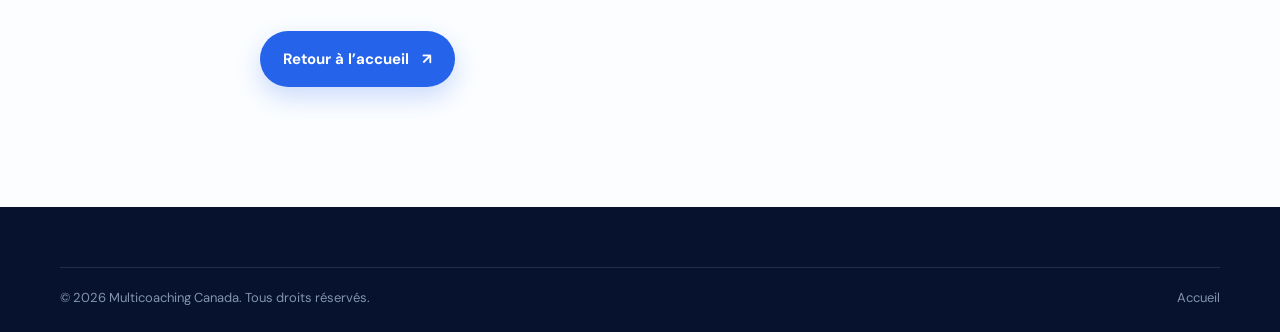
<file: outputs/privacy.html>
<!doctype html>
<html lang="fr">
<head>
  <meta charset="utf-8"><meta name="viewport" content="width=device-width, initial-scale=1">
  <title>Politique de confidentialité | Multicoaching Canada</title>
  <meta name="description" content="Politique de confidentialité de Multicoaching Canada.">
  <link rel="canonical" href="https://multicoaching.ca/privacy.html"><link rel="alternate" hreflang="fr" href="https://multicoaching.ca/privacy.html"><link rel="alternate" hreflang="en" href="https://multicoaching.ca/en/privacy.html"><link rel="alternate" hreflang="x-default" href="https://multicoaching.ca/privacy.html">
  <link rel="icon" href="assets/favicon.svg" type="image/svg+xml"><link rel="stylesheet" href="styles.css">
</head>
<body><header class="site-header"><div class="container header-inner"><a class="brand" href="index.html"><span class="brand-mark" aria-hidden="true">M</span><img class="brand-logo" src="assets/MULTICOACHINGLOGO.jpeg" alt="" width="180" height="48" onerror="this.hidden=true"><span class="brand-wordmark"><strong>MULTI</strong>COACHING <small>CANADA</small></span></a><nav class="site-nav" style="display:flex"><span class="languages" aria-label="Choisir la langue"><a href="./" aria-current="page">FR</a> <span>|</span> <a href="en/privacy.html">EN</a></span><a class="button button-small" href="index.html#contact">Prendre rendez-vous <span aria-hidden="true">↗</span></a></nav></div></header>
<main class="legal-page"><div class="container legal-copy"><p class="eyebrow">MULTICOACHING CANADA</p><h1>Politique de confidentialité</h1><p class="legal-updated">Dernière mise à jour : septembre 2026</p><h2>Une approche simple et transparente</h2><p>Cette page explique, en termes généraux, comment Multicoaching Canada traite les renseignements transmis par les personnes qui communiquent avec nous via ce site.</p><h2>Renseignements transmis</h2><p>Si vous utilisez le formulaire de contact, un lien courriel ou le téléphone, vous pouvez choisir de nous transmettre votre nom, vos coordonnées, le service qui vous intéresse et le contenu de votre message. Ces renseignements sont utilisés afin de répondre à votre demande et de poursuivre la conversation si vous le souhaitez.</p><h2>Renseignements techniques</h2><p>La consultation d’un site peut produire des renseignements techniques limités, comme le type de navigateur ou des données nécessaires à la sécurité et au fonctionnement de l’hébergement. Ce site ne met pas en place de profilage publicitaire ni de suivi analytique par défaut.</p><h2>Conservation et partage</h2><p>Nous conservons les communications pendant une période raisonnable, le temps de répondre à la demande, d’assurer le suivi pertinent ou de respecter nos obligations applicables. Nous ne vendons pas vos renseignements. Aucune donnée n’est transmise à un tiers pour une finalité différente sans raison valable ou autorisation lorsque celle-ci est requise.</p><h2>Formulaire de contact</h2><p>Le formulaire présenté sur la page d’accueil est une interface de demande. Tant qu’un fournisseur d’envoi n’a pas été configuré, son envoi n’est pas activé. Les liens directs vers le téléphone et le courriel demeurent disponibles.</p><h2>Vos questions et vos droits</h2><p>Vous pouvez demander des précisions sur les renseignements vous concernant, demander une correction ou demander que nous cessions un suivi non nécessaire, sous réserve des exigences applicables. Pour toute question, écrivez à <a href="mailto:multicoachingmtl@gmail.com">multicoachingmtl@gmail.com</a> ou appelez le <a href="tel:+14389224181">438-922-4181</a>.</p><a class="button" href="index.html">Retour à l’accueil <span aria-hidden="true">↗</span></a></div></main><footer class="site-footer"><div class="container footer-bottom"><span>© 2026 Multicoaching Canada. Tous droits réservés.</span><a href="index.html">Accueil</a></div></footer></body></html>
</file>
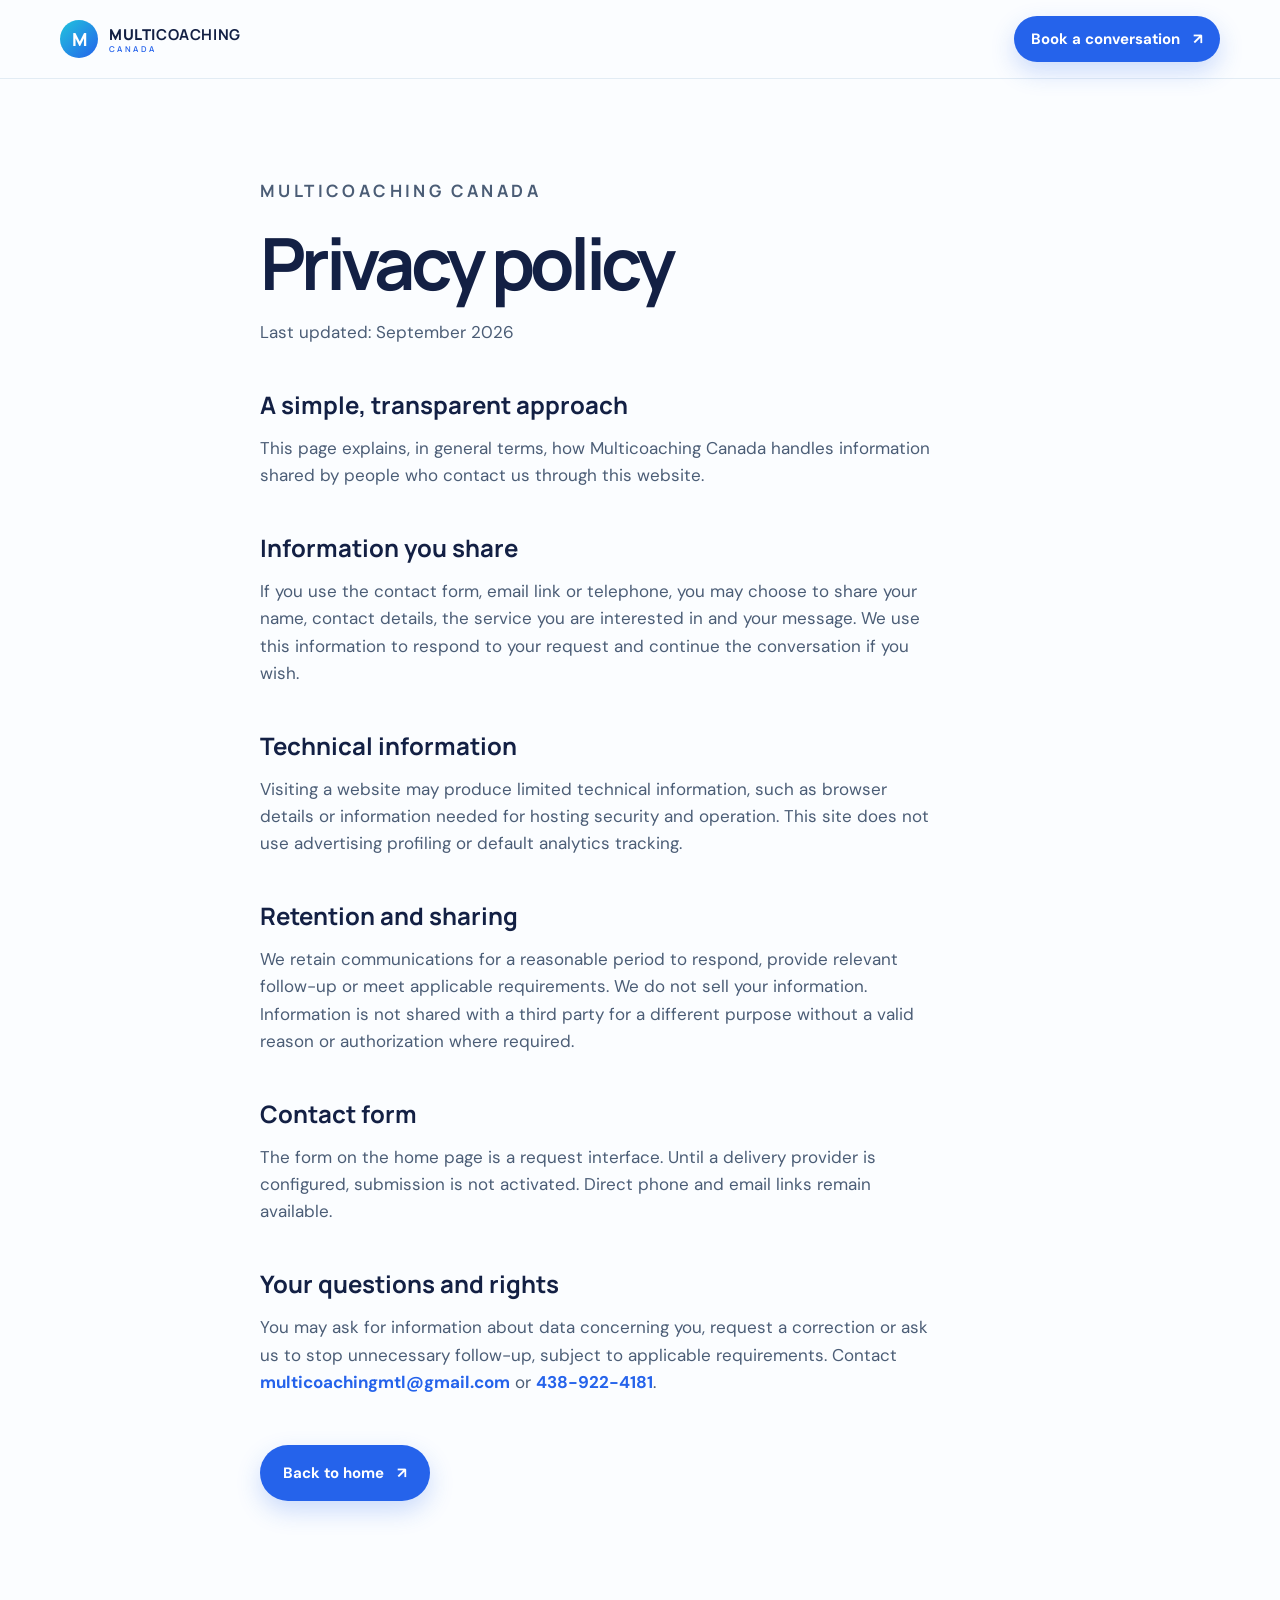
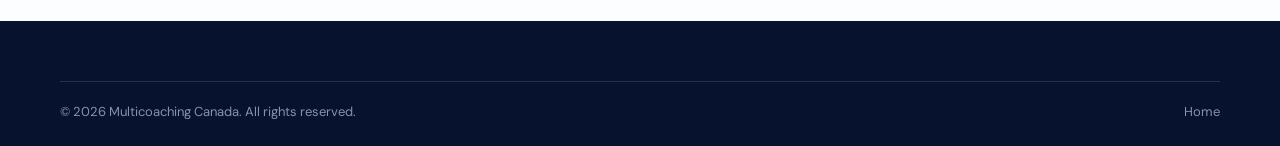
<file: outputs/en/privacy.html>
<!doctype html><html lang="en"><head><meta charset="utf-8"><meta name="viewport" content="width=device-width, initial-scale=1"><title>Privacy Policy | Multicoaching Canada</title><meta name="description" content="Multicoaching Canada privacy policy."><link rel="canonical" href="https://multicoaching.ca/en/privacy.html"><link rel="alternate" hreflang="fr" href="https://multicoaching.ca/privacy.html"><link rel="alternate" hreflang="en" href="https://multicoaching.ca/en/privacy.html"><link rel="alternate" hreflang="x-default" href="https://multicoaching.ca/privacy.html"><link rel="icon" href="../assets/favicon.svg" type="image/svg+xml"><link rel="stylesheet" href="../styles.css"></head><body><header class="site-header"><div class="container header-inner"><a class="brand" href="index.html"><span class="brand-mark" aria-hidden="true">M</span><img class="brand-logo" src="../assets/MULTICOACHINGLOGO.jpeg" alt="" width="180" height="48" onerror="this.hidden=true"><span class="brand-wordmark"><strong>MULTI</strong>COACHING <small>CANADA</small></span></a><a class="button button-small" href="index.html#contact">Book a conversation <span aria-hidden="true">↗</span></a></div></header><main class="legal-page"><div class="container legal-copy"><p class="eyebrow">MULTICOACHING CANADA</p><h1>Privacy policy</h1><p class="legal-updated">Last updated: September 2026</p><h2>A simple, transparent approach</h2><p>This page explains, in general terms, how Multicoaching Canada handles information shared by people who contact us through this website.</p><h2>Information you share</h2><p>If you use the contact form, email link or telephone, you may choose to share your name, contact details, the service you are interested in and your message. We use this information to respond to your request and continue the conversation if you wish.</p><h2>Technical information</h2><p>Visiting a website may produce limited technical information, such as browser details or information needed for hosting security and operation. This site does not use advertising profiling or default analytics tracking.</p><h2>Retention and sharing</h2><p>We retain communications for a reasonable period to respond, provide relevant follow-up or meet applicable requirements. We do not sell your information. Information is not shared with a third party for a different purpose without a valid reason or authorization where required.</p><h2>Contact form</h2><p>The form on the home page is a request interface. Until a delivery provider is configured, submission is not activated. Direct phone and email links remain available.</p><h2>Your questions and rights</h2><p>You may ask for information about data concerning you, request a correction or ask us to stop unnecessary follow-up, subject to applicable requirements. Contact <a href="mailto:multicoachingmtl@gmail.com">multicoachingmtl@gmail.com</a> or <a href="tel:+14389224181">438-922-4181</a>.</p><a class="button" href="index.html">Back to home <span aria-hidden="true">↗</span></a></div></main><footer class="site-footer"><div class="container footer-bottom"><span>© 2026 Multicoaching Canada. All rights reserved.</span><a href="index.html">Home</a></div></footer></body></html>
</file>
<file: outputs/styles.css>
@import url('https://fonts.googleapis.com/css2?family=DM+Sans:wght@400;500;600;700&family=Manrope:wght@500;600;700;800&display=swap');
:root{--navy:#0b1738;--ink:#132044;--blue:#2563eb;--cyan:#20c4dd;--ice:#eef7fb;--line:#d8e4ef;--muted:#66748d;--white:#fff;--radius:24px;--shadow:0 20px 60px rgba(17,49,88,.1)}*{box-sizing:border-box}html{scroll-behavior:smooth}body{margin:0;color:var(--ink);background:#fbfdff;font-family:'DM Sans',Arial,sans-serif;line-height:1.6}a{color:inherit;text-decoration:none}button,input,select,textarea{font:inherit}button{cursor:pointer}.container{width:min(1160px,calc(100% - 48px));margin:auto}.sr-only{position:absolute;width:1px;height:1px;padding:0;margin:-1px;overflow:hidden;clip:rect(0,0,0,0);white-space:nowrap;border:0}.skip-link{position:fixed;left:16px;top:16px;z-index:100;transform:translateY(-160%);padding:10px 16px;background:var(--cyan);color:var(--navy);border-radius:8px;font-weight:700}.skip-link:focus{transform:none}.site-header{position:sticky;top:0;z-index:20;background:rgba(251,253,255,.9);backdrop-filter:blur(18px);border-bottom:1px solid rgba(216,228,239,.7)}.header-inner{height:78px;display:flex;align-items:center;justify-content:space-between}.brand{display:inline-flex;align-items:center;gap:11px}.brand-mark{display:grid;place-items:center;width:38px;height:38px;border-radius:50%;background:linear-gradient(135deg,var(--cyan),var(--blue));color:white;font-family:Manrope;font-weight:800;font-size:18px}.brand-wordmark{font:700 15px Manrope;letter-spacing:.04em}.brand-wordmark strong{font-weight:800}.brand-wordmark small{display:block;color:var(--blue);font:600 8px Manrope;letter-spacing:.31em;margin-top:-2px}.site-nav{display:flex;align-items:center;gap:28px;font-size:14px;font-weight:600}.site-nav>a:not(.button):hover,.footer-nav a:hover,.footer-contact a:hover{color:var(--blue)}.languages{font-size:10px;letter-spacing:.13em;color:var(--blue)}.languages span{color:#aab9c9;margin:0 3px}.button{display:inline-flex;align-items:center;gap:13px;border:0;border-radius:999px;background:var(--blue);color:white;padding:16px 23px;font-weight:700;font-size:14px;box-shadow:0 10px 24px rgba(37,99,235,.22);transition:transform .2s,box-shadow .2s,background .2s}.button:hover{transform:translateY(-2px);background:#174fc9;box-shadow:0 14px 30px rgba(37,99,235,.28)}.button-small{padding:11px 17px;font-size:12px}.button-light{background:white;color:var(--blue);box-shadow:none}.button-light:hover{background:#e8fbff}.menu-toggle{display:none;border:0;background:none}.hero{position:relative;overflow:hidden;padding:116px 0 106px;background:linear-gradient(125deg,#f6fbfd 0%,#edf8fb 45%,#eaf1ff 100%)}.hero-grid{display:grid;grid-template-columns:1.05fr .95fr;align-items:center;gap:70px;position:relative;z-index:1}.eyebrow{display:flex;align-items:center;gap:10px;color:var(--blue);font:700 11px Manrope;letter-spacing:.2em;margin:0 0 22px}.eyebrow span{display:inline-block;width:28px;height:1px;background:var(--cyan)}h1,h2,h3{font-family:Manrope;margin:0;line-height:1.08}h1{font-size:clamp(48px,6vw,82px);letter-spacing:-.065em;max-width:650px}h1 em,h2 em{font-style:normal;color:var(--blue)}.hero-lede{font-size:18px;max-width:560px;color:#52627b;margin:28px 0 32px}.hero-actions{display:flex;align-items:center;gap:27px;flex-wrap:wrap}.text-link{font-weight:700;font-size:14px;color:var(--navy);border-bottom:1px solid var(--navy);padding-bottom:4px}.hero-note{margin:34px 0 0;color:#73839a;font-size:12px}.signal-dot{display:inline-block;width:8px;height:8px;border-radius:50%;background:#25c887;box-shadow:0 0 0 5px rgba(37,200,135,.13);margin-right:8px}.hero-orbit{position:absolute;border:1px solid rgba(37,99,235,.12);border-radius:50%}.hero-orbit-one{width:640px;height:640px;right:-160px;top:-220px}.hero-orbit-two{width:460px;height:460px;right:-30px;top:-130px}.hero-art{height:450px;position:relative}.art-card{position:absolute;border-radius:28px;box-shadow:var(--shadow)}.art-card-main{width:330px;height:390px;right:56px;top:17px;background:linear-gradient(145deg,var(--navy),#153c83);color:white;padding:48px 34px;display:flex;flex-direction:column;justify-content:space-between;overflow:hidden}.art-card-main:after{content:'';position:absolute;width:260px;height:260px;right:-95px;bottom:-85px;border:1px solid rgba(32,196,221,.35);border-radius:50%;box-shadow:0 0 0 28px rgba(32,196,221,.07),0 0 0 56px rgba(32,196,221,.04)}.art-ring{width:174px;height:174px;border:1px solid rgba(32,196,221,.7);border-radius:50%;display:grid;place-items:center;position:relative}.art-ring:before,.art-ring:after{content:'';position:absolute;border-radius:50%;border:1px solid rgba(255,255,255,.35)}.art-ring:before{inset:20px}.art-ring:after{inset:50px;background:linear-gradient(135deg,var(--cyan),var(--blue));border:0}.art-ring span{z-index:1;font:800 30px Manrope;letter-spacing:-.08em}.art-card-main p{font-size:15px;color:#b9d2ec;position:relative;z-index:1}.art-card-main strong{color:white;font-size:19px}.art-card-float{left:0;bottom:22px;background:white;padding:20px 24px;display:flex;gap:14px;align-items:baseline}.art-number{font:800 31px Manrope;color:var(--blue);letter-spacing:-.06em}.art-card-float span:last-child{font-size:12px;color:var(--muted)}.art-line{height:1px;background:var(--cyan);position:absolute;transform-origin:left;opacity:.7}.art-line-one{width:120px;top:121px;left:30px;transform:rotate(-30deg)}.art-line-two{width:115px;right:34px;bottom:80px;transform:rotate(36deg)}.art-node{position:absolute;width:12px;height:12px;border:3px solid white;border-radius:50%;background:var(--cyan);box-shadow:0 0 0 4px rgba(32,196,221,.22)}.node-one{left:17px;top:88px}.node-two{right:4px;bottom:42px}.trust-strip{background:white;border-bottom:1px solid var(--line)}.trust-grid{display:grid;grid-template-columns:repeat(4,1fr)}.trust-grid>div{padding:25px 22px;border-right:1px solid var(--line)}.trust-grid>div:first-child{padding-left:0}.trust-grid>div:last-child{border:0}.trust-grid strong,.trust-grid span{display:block}.trust-grid strong{font:700 14px Manrope}.trust-grid span{font-size:11px;color:var(--muted);margin-top:4px}.section{padding:120px 0}.section-intro{max-width:660px}.section-intro.centered{margin:auto;text-align:center}.section-intro.centered .eyebrow{justify-content:center}.section-intro h2,.about-statement h2,.founder-copy h2,.process-heading h2,.audience-inner h2,.contact-copy h2{font-size:clamp(40px,5vw,62px);letter-spacing:-.07em}.section-intro>p:last-child{color:var(--muted);max-width:500px;margin-top:25px}.service-grid{display:grid;grid-template-columns:repeat(3,1fr);gap:18px;margin-top:63px}.service-card{border:1px solid var(--line);border-radius:var(--radius);padding:31px 29px 28px;min-height:420px;display:flex;flex-direction:column;background:white;transition:transform .25s,box-shadow .25s}.service-card:hover{transform:translateY(-7px);box-shadow:var(--shadow)}.service-featured{background:var(--navy);color:white;border-color:var(--navy)}.service-index{color:var(--cyan);font:700 11px Manrope;letter-spacing:.15em}.service-icon{margin:26px 0 22px;display:grid;place-items:center;width:46px;height:46px;background:var(--ice);color:var(--blue);border-radius:14px;font-size:21px}.service-featured .service-icon{background:rgba(32,196,221,.14)}.service-card h3{font-size:24px;letter-spacing:-.04em}.service-card>p{color:var(--muted);font-size:14px;margin:12px 0 16px}.service-featured>p{color:#b9c8db}.service-card ul{list-style:none;margin:0;padding:0;border-top:1px solid var(--line);padding-top:15px}.service-featured ul{border-color:rgba(255,255,255,.18)}.service-card li{font-size:12px;margin:7px 0;color:#5d6d84}.service-featured li{color:#c4d1e0}.service-card li:before{content:'+';color:var(--cyan);margin-right:8px}.card-link{margin-top:auto;color:var(--blue);font-size:12px;font-weight:700}.service-featured .card-link{color:var(--cyan)}.card-link span{font-size:18px;margin-left:7px}.about-section{background:var(--ice)}.split-grid{display:grid;grid-template-columns:.9fr 1.1fr;gap:100px;align-items:center}.quote-mark{font:800 130px/1 Manrope;color:var(--cyan);height:70px;margin-top:38px;opacity:.6}.large-copy{font:600 27px/1.35 Manrope;letter-spacing:-.035em}.about-copy>p:not(.large-copy){color:var(--muted);max-width:510px}.principle-row{display:flex;align-items:center;gap:12px;flex-wrap:wrap;margin-top:38px;font:700 12px Manrope;color:var(--blue)}.principle-row span:nth-child(even){color:var(--cyan);font-size:18px}.founder-section{background:var(--navy);color:white;padding:118px 0}.founder-grid{display:grid;grid-template-columns:.88fr 1.12fr;gap:100px;align-items:center}.portrait-wrap{position:relative;min-height:490px;display:grid;place-items:center}.portrait-wrap:before{content:'';position:absolute;width:360px;height:420px;border:1px solid rgba(32,196,221,.4);border-radius:180px 180px 22px 22px;transform:rotate(7deg)}.portrait-wrap img,.portrait-fallback{width:min(340px,80%);height:420px;object-fit:cover;object-position:center top;border-radius:180px 180px 20px 20px;position:relative;z-index:1;background:linear-gradient(150deg,#1d4d9a,#0e234f)}.portrait-fallback{display:grid;place-items:center;color:white;text-align:center;align-content:center}.portrait-fallback span{font:800 72px Manrope;letter-spacing:-.1em}.portrait-fallback small{color:#a9c6e6;font-size:11px;margin-top:12px}.portrait-wrap img[hidden]{display:none}.portrait-caption{position:absolute;bottom:0;right:0;background:white;color:var(--navy);font:700 11px Manrope;padding:12px 18px;border-radius:5px;z-index:2}.founder-copy .eyebrow{color:var(--cyan)}.founder-copy h2{font-size:clamp(52px,6vw,78px)}.founder-role{font:700 14px Manrope;color:var(--cyan);margin:22px 0}.founder-copy>p:not(.eyebrow):not(.founder-role){color:#bdcadc;max-width:540px}.founder-copy .button{margin-top:20px}.approach-section{background:white}.values-grid{display:grid;grid-template-columns:repeat(3,1fr);gap:18px;margin-top:62px}.value-card{padding:30px;border-radius:20px;background:var(--ice);min-height:220px}.value-card>span{color:var(--blue);font:700 11px Manrope}.value-card h3{font-size:24px;margin:35px 0 12px}.value-card p{color:var(--muted);font-size:14px;margin:0}.value-card-dark{background:linear-gradient(145deg,var(--blue),#16357a);color:white}.value-card-dark>span{color:var(--cyan)}.value-card-dark p{color:#d9e4f0}.process-section{padding-top:40px}.process-heading{display:grid;grid-template-columns:1fr .7fr;gap:80px;align-items:end}.process-heading>p{color:var(--muted);font-size:15px;margin:0 0 7px}.process-grid{display:grid;grid-template-columns:repeat(3,1fr);gap:0;margin-top:68px}.process-step{border-top:1px solid var(--line);padding:27px 28px 0 0;display:grid;grid-template-columns:auto 1fr;gap:26px}.process-step+ .process-step{padding-left:28px;border-left:1px solid var(--line)}.process-step>span{font:800 28px Manrope;color:var(--cyan)}.process-step h3{font-size:20px}.process-step p{font-size:13px;color:var(--muted);margin-bottom:0}.audience-band{background:linear-gradient(110deg,var(--blue),#163979);color:white;padding:75px 0}.audience-inner{display:grid;grid-template-columns:1fr 1fr;gap:90px;align-items:center}.audience-inner .eyebrow{color:var(--cyan)}.audience-list{display:flex;flex-wrap:wrap;gap:10px}.audience-list span{border:1px solid rgba(255,255,255,.25);border-radius:99px;padding:12px 18px;font:600 12px Manrope}.contact-section{padding:120px 0;background:var(--ice)}.contact-grid{display:grid;grid-template-columns:.86fr 1.14fr;gap:110px;align-items:start}.contact-copy>p:not(.eyebrow){color:var(--muted);max-width:450px}.contact-details{border-top:1px solid var(--line);margin-top:37px}.contact-details a{display:block;padding:16px 0;border-bottom:1px solid var(--line)}.contact-details span{display:block;color:var(--muted);font-size:11px}.contact-details strong{font:700 16px Manrope}.social-links{display:flex;gap:22px;margin-top:25px;color:var(--blue);font-size:13px;font-weight:700}.contact-form{background:white;border-radius:22px;padding:36px;box-shadow:var(--shadow)}.form-head{display:flex;justify-content:space-between;align-items:center;border-bottom:1px solid var(--line);padding-bottom:20px;margin-bottom:22px}.form-head span{color:var(--blue);font:700 10px Manrope;letter-spacing:.15em}.form-head p{font-size:11px;color:var(--muted);margin:0}.contact-form label{display:block;color:var(--ink);font:700 12px Manrope;margin-bottom:16px}.contact-form input,.contact-form select,.contact-form textarea{display:block;width:100%;margin-top:8px;border:0;border-bottom:1px solid var(--line);border-radius:0;padding:10px 0;color:var(--ink);background:white;outline:none}.contact-form textarea{resize:vertical}.contact-form input:focus,.contact-form select:focus,.contact-form textarea:focus{border-color:var(--blue);box-shadow:0 2px 0 var(--blue)}.form-row{display:grid;grid-template-columns:1fr 1fr;gap:20px}.contact-form .button{margin-top:6px}.form-status{color:var(--muted);font-size:11px;margin:16px 0 0}.site-footer{background:#07122e;color:white;padding:60px 0 23px}.footer-top{display:grid;grid-template-columns:1.3fr .7fr .8fr;gap:70px;padding-bottom:50px}.brand-footer .brand-mark{background:linear-gradient(135deg,var(--cyan),var(--blue))}.footer-top>div:first-child p{color:#9eafc9;max-width:310px;font-size:13px;margin-top:22px}.footer-nav,.footer-contact{display:flex;flex-direction:column;gap:12px;font-size:13px;color:#c9d4e5}.footer-nav a:last-child{margin-top:15px;color:var(--cyan);font-size:11px}.footer-contact a:first-child,.footer-contact a:nth-child(2){color:white;font-weight:700}.footer-bottom{border-top:1px solid rgba(255,255,255,.12);padding-top:20px;display:flex;justify-content:space-between;color:#8494ac;font-size:11px}.legal-page{padding:100px 0 120px}.legal-copy{max-width:760px}.legal-copy h1{font-size:clamp(44px,6vw,72px);margin-bottom:12px}.legal-updated{color:var(--muted);font-size:13px}.legal-copy h2{font-size:24px;margin-top:46px}.legal-copy p{color:var(--muted);max-width:680px}.legal-copy a:not(.button){color:var(--blue);font-weight:700}.legal-copy .button{margin-top:32px}.reveal{opacity:0;transform:translateY(20px);transition:opacity .7s ease,transform .7s ease}.reveal.is-visible{opacity:1;transform:none}:focus-visible{outline:3px solid var(--cyan);outline-offset:4px}@media(max-width:900px){.site-nav{gap:16px}.hero-grid,.split-grid,.founder-grid,.contact-grid{gap:50px}.service-grid,.values-grid{gap:12px}.process-heading{gap:40px}}@media(max-width:720px){.container{width:min(100% - 32px,560px)}.header-inner{height:70px}.menu-toggle{display:flex;flex-direction:column;gap:5px;padding:10px}.menu-toggle span:not(.sr-only){width:22px;height:2px;background:var(--navy)}.site-nav{position:absolute;top:69px;left:0;right:0;background:white;border-bottom:1px solid var(--line);padding:20px 16px 25px;display:none;flex-direction:column;align-items:stretch;gap:18px;box-shadow:0 18px 25px rgba(16,40,75,.08)}.site-nav.is-open{display:flex}.languages{text-align:center}.site-nav .button{text-align:center;justify-content:center}.brand-wordmark{font-size:13px}.hero{padding:75px 0 65px}.hero-grid{display:block}.hero-copy{position:relative;z-index:2}.hero-lede{font-size:16px}.hero-art{height:360px;margin-top:30px}.art-card-main{right:23px;width:245px;height:310px;padding:30px 24px}.art-ring{width:132px;height:132px}.art-card-main p{font-size:12px}.art-card-main strong{font-size:15px}.art-card-float{left:0;bottom:16px}.trust-grid{grid-template-columns:1fr 1fr}.trust-grid>div{padding:18px 12px;border-bottom:1px solid var(--line)}.trust-grid>div:first-child{padding-left:12px}.trust-grid>div:nth-child(2){border-right:0}.trust-grid>div:nth-child(3),.trust-grid>div:nth-child(4){border-bottom:0}.section{padding:78px 0}.service-grid,.values-grid,.process-grid{grid-template-columns:1fr;margin-top:40px}.service-card{min-height:0}.split-grid,.founder-grid,.contact-grid,.audience-inner,.process-heading{display:block}.about-copy{margin-top:25px}.founder-copy{margin-top:45px}.portrait-wrap{min-height:390px}.portrait-wrap img,.portrait-fallback{height:350px}.portrait-wrap:before{width:290px;height:350px}.values-grid{gap:12px}.value-card{min-height:0}.process-step,.process-step+.process-step{padding:23px 0;border-left:0}.process-grid{margin-top:35px}.audience-list{margin-top:30px}.contact-section{padding:78px 0}.contact-form{margin-top:45px;padding:25px 20px}.form-head{display:block}.form-head p{margin-top:8px}.form-row{grid-template-columns:1fr;gap:0}.footer-top{grid-template-columns:1fr;gap:35px;padding-bottom:35px}.footer-bottom{display:block}.footer-bottom span{display:block;margin-top:8px}.legal-page{padding:70px 0}.legal-copy h2{margin-top:35px}}
@media(prefers-reduced-motion:reduce){html{scroll-behavior:auto}.reveal{opacity:1;transform:none;transition:none}.button,.service-card{transition:none}}
.brand-logo{display:none;max-width:180px;height:48px;width:auto;object-fit:contain}
html,body{overflow-x:hidden}
.languages small{display:inline;color:var(--muted);font-size:9px;letter-spacing:0}.legal-nav{display:flex!important;gap:18px}.legal-nav .languages{white-space:nowrap}@media(max-width:720px){.legal-nav{gap:10px;flex-wrap:wrap;justify-content:flex-end}.legal-nav .languages small{display:none}}
.brand-mark[hidden],.brand-wordmark[hidden],.brand-logo[hidden]{display:none!important}.brand-logo{height:62px;max-width:120px}
/* Readability pass: preserve the existing visual system while increasing text clarity. */
:root{--muted:#4b5d76}
body{font-size:17px}
.site-nav{font-size:15px}
.languages{font-size:12px}
.languages small{font-size:12px}
.button,.button-small{font-size:15px}
.eyebrow{font-size:12px}
.hero-lede{font-size:20px}
.hero-note{font-size:14px}
.trust-grid strong{font-size:16px}.trust-grid span{font-size:13px}
.section-intro>p:last-child{font-size:17px}
.service-card>p{font-size:16px}.service-card li{font-size:14px}.card-link{font-size:14px}
.about-copy>p:not(.large-copy){font-size:17px}
.founder-role{font-size:16px}.founder-copy>p:not(.eyebrow):not(.founder-role){font-size:17px}
.value-card p{font-size:16px}
.process-heading>p{font-size:17px}.process-step p{font-size:15px}
.audience-list span{font-size:14px}
.contact-copy>p:not(.eyebrow){font-size:17px}.contact-form label{font-size:14px}.contact-form input,.contact-form select,.contact-form textarea{font-size:16px}.contact-details span{font-size:13px}.contact-details strong{font-size:18px}.social-links{font-size:15px}
.footer-top>div:first-child p{font-size:15px}.footer-nav,.footer-contact{font-size:15px}.footer-bottom{font-size:13px}
.legal-copy p{font-size:17px}
@media(max-width:720px){body{font-size:16px}.hero-lede{font-size:18px}.founder-copy>p:not(.eyebrow):not(.founder-role){font-size:16px}.contact-copy>p:not(.eyebrow){font-size:16px}.footer-nav,.footer-contact{font-size:14px}}
</file>
